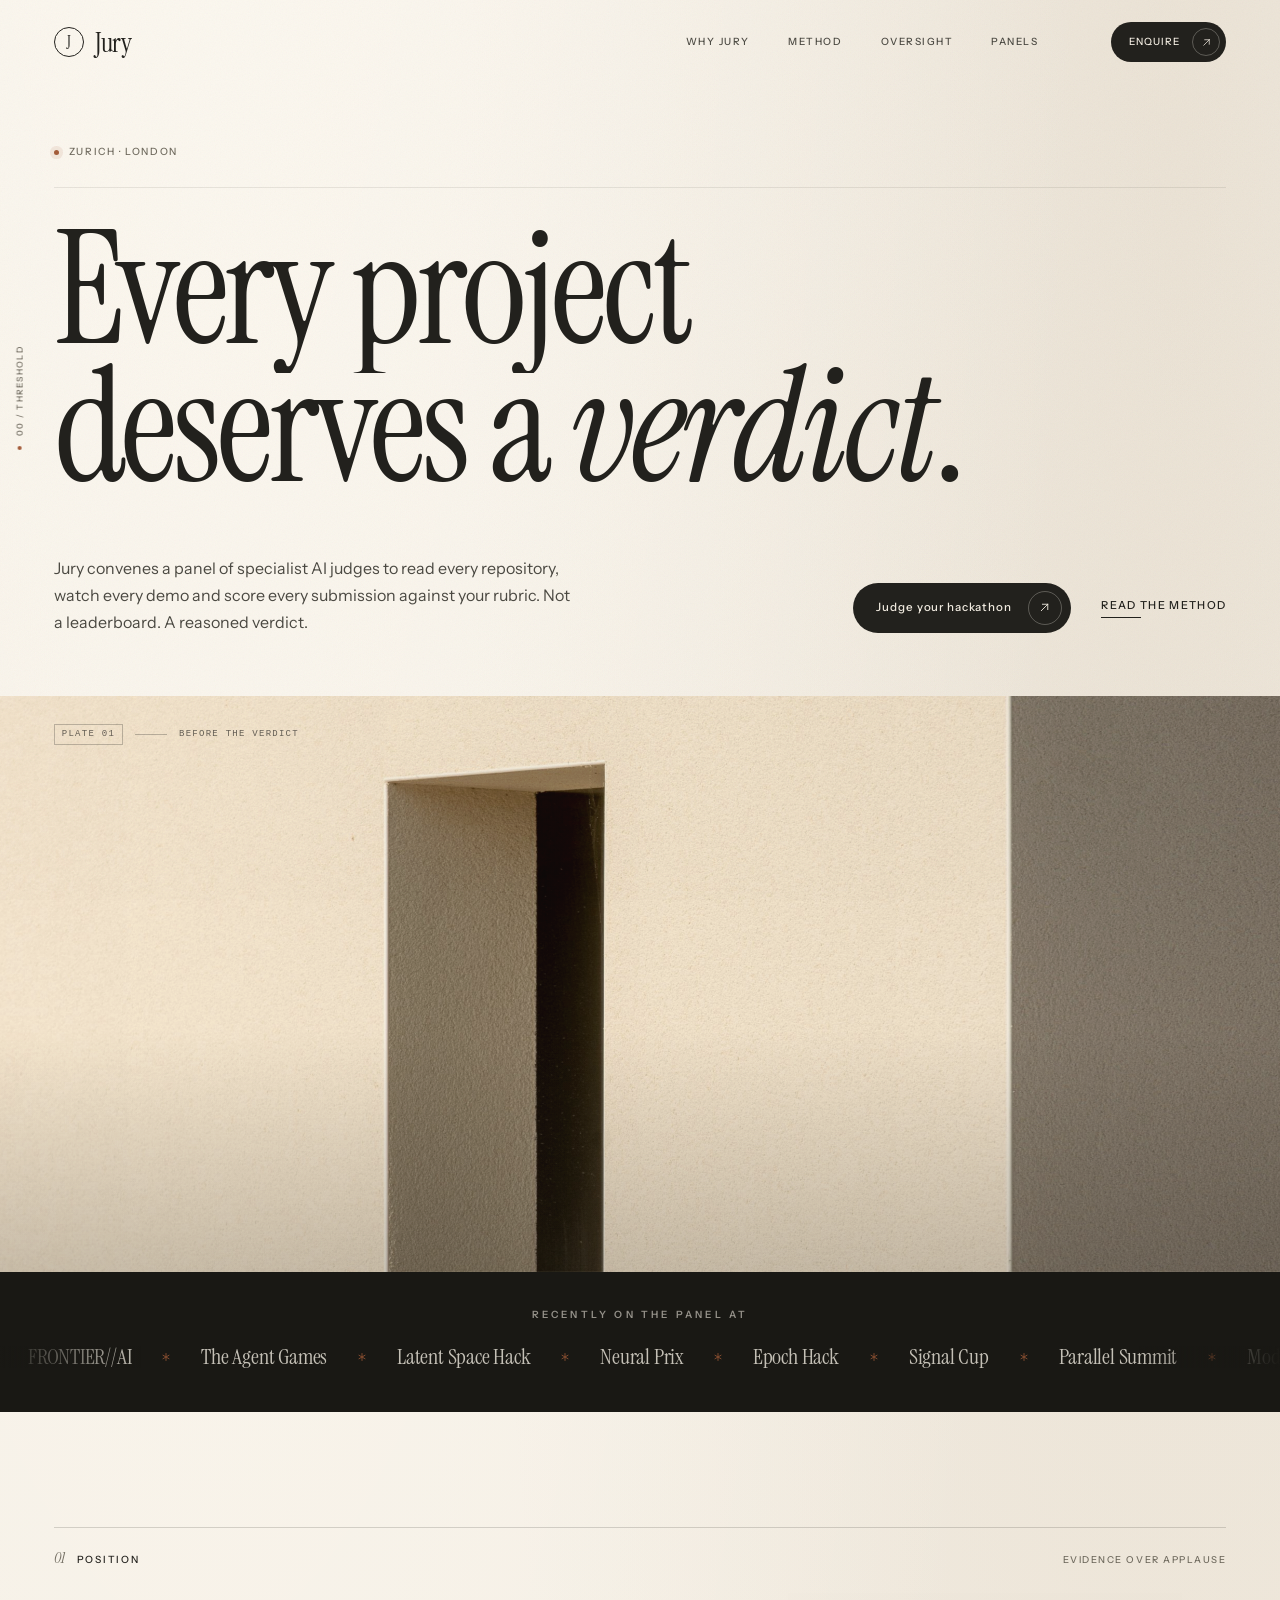
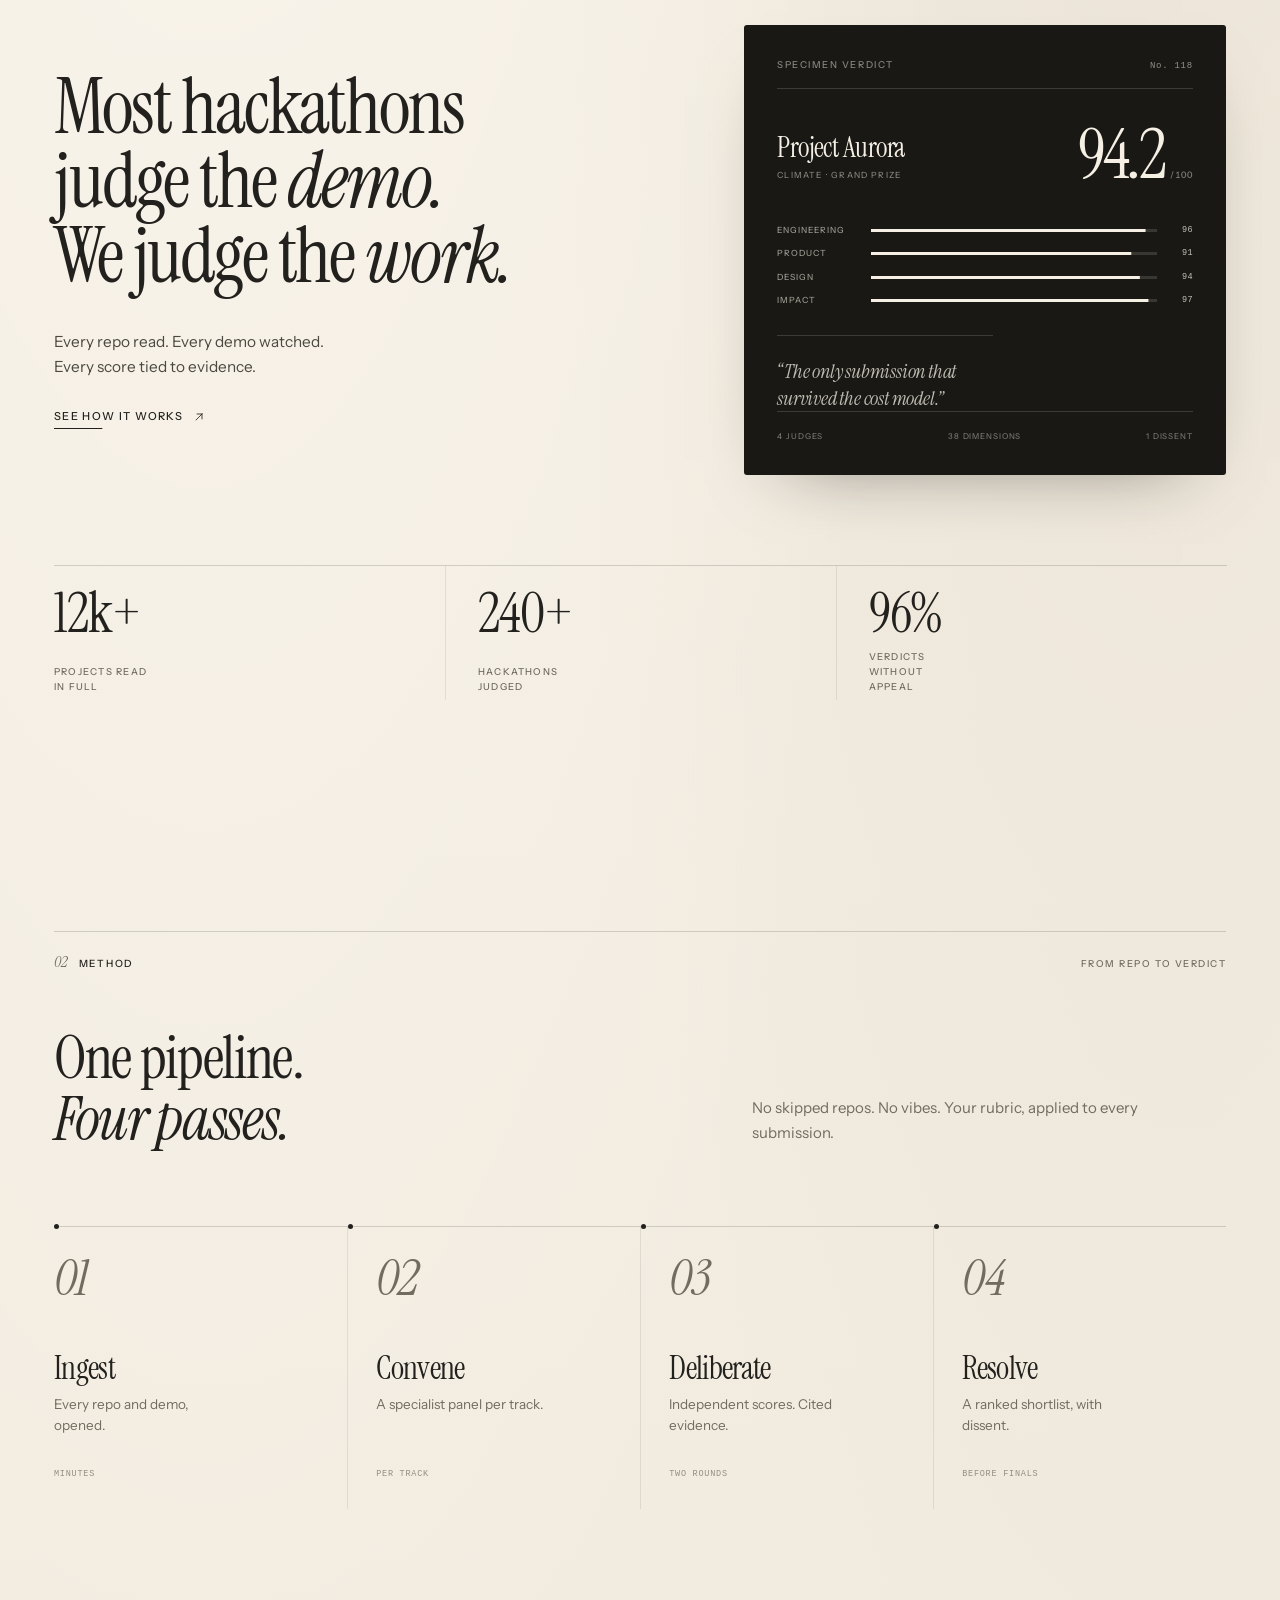
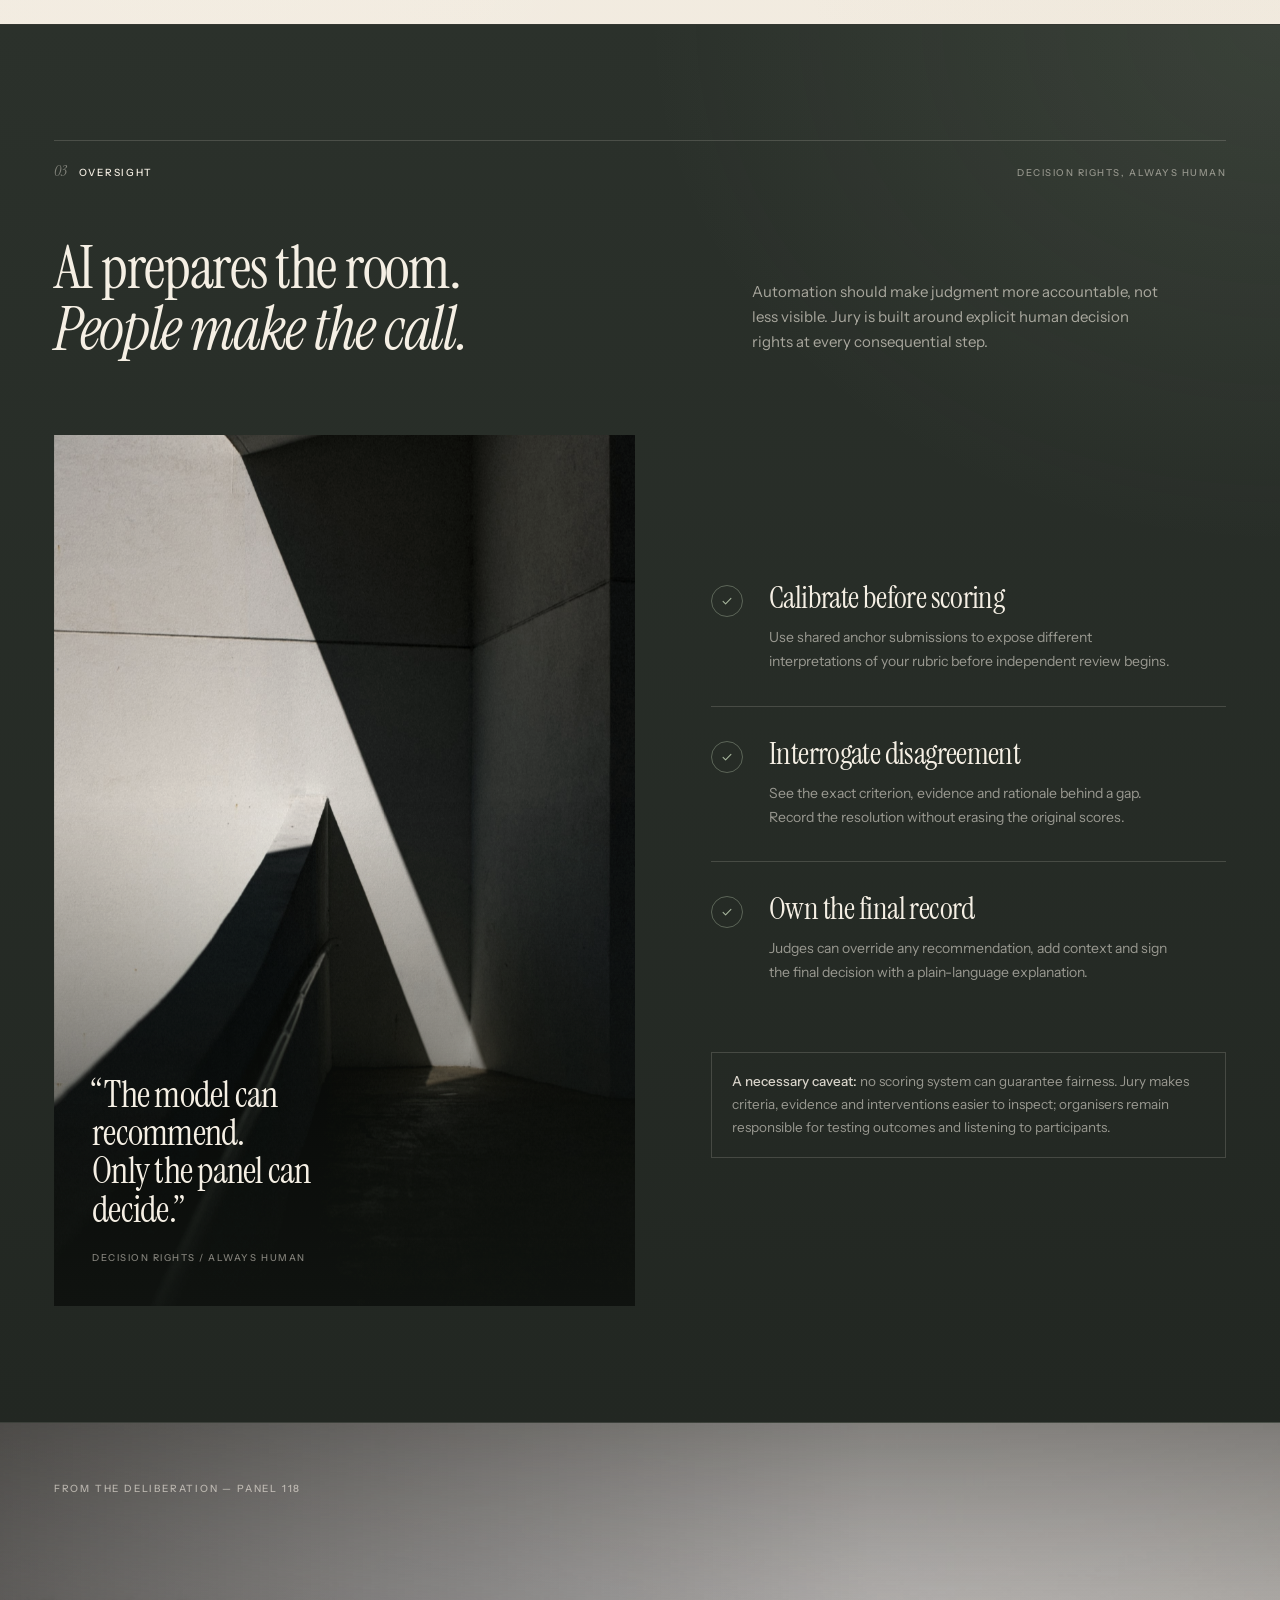
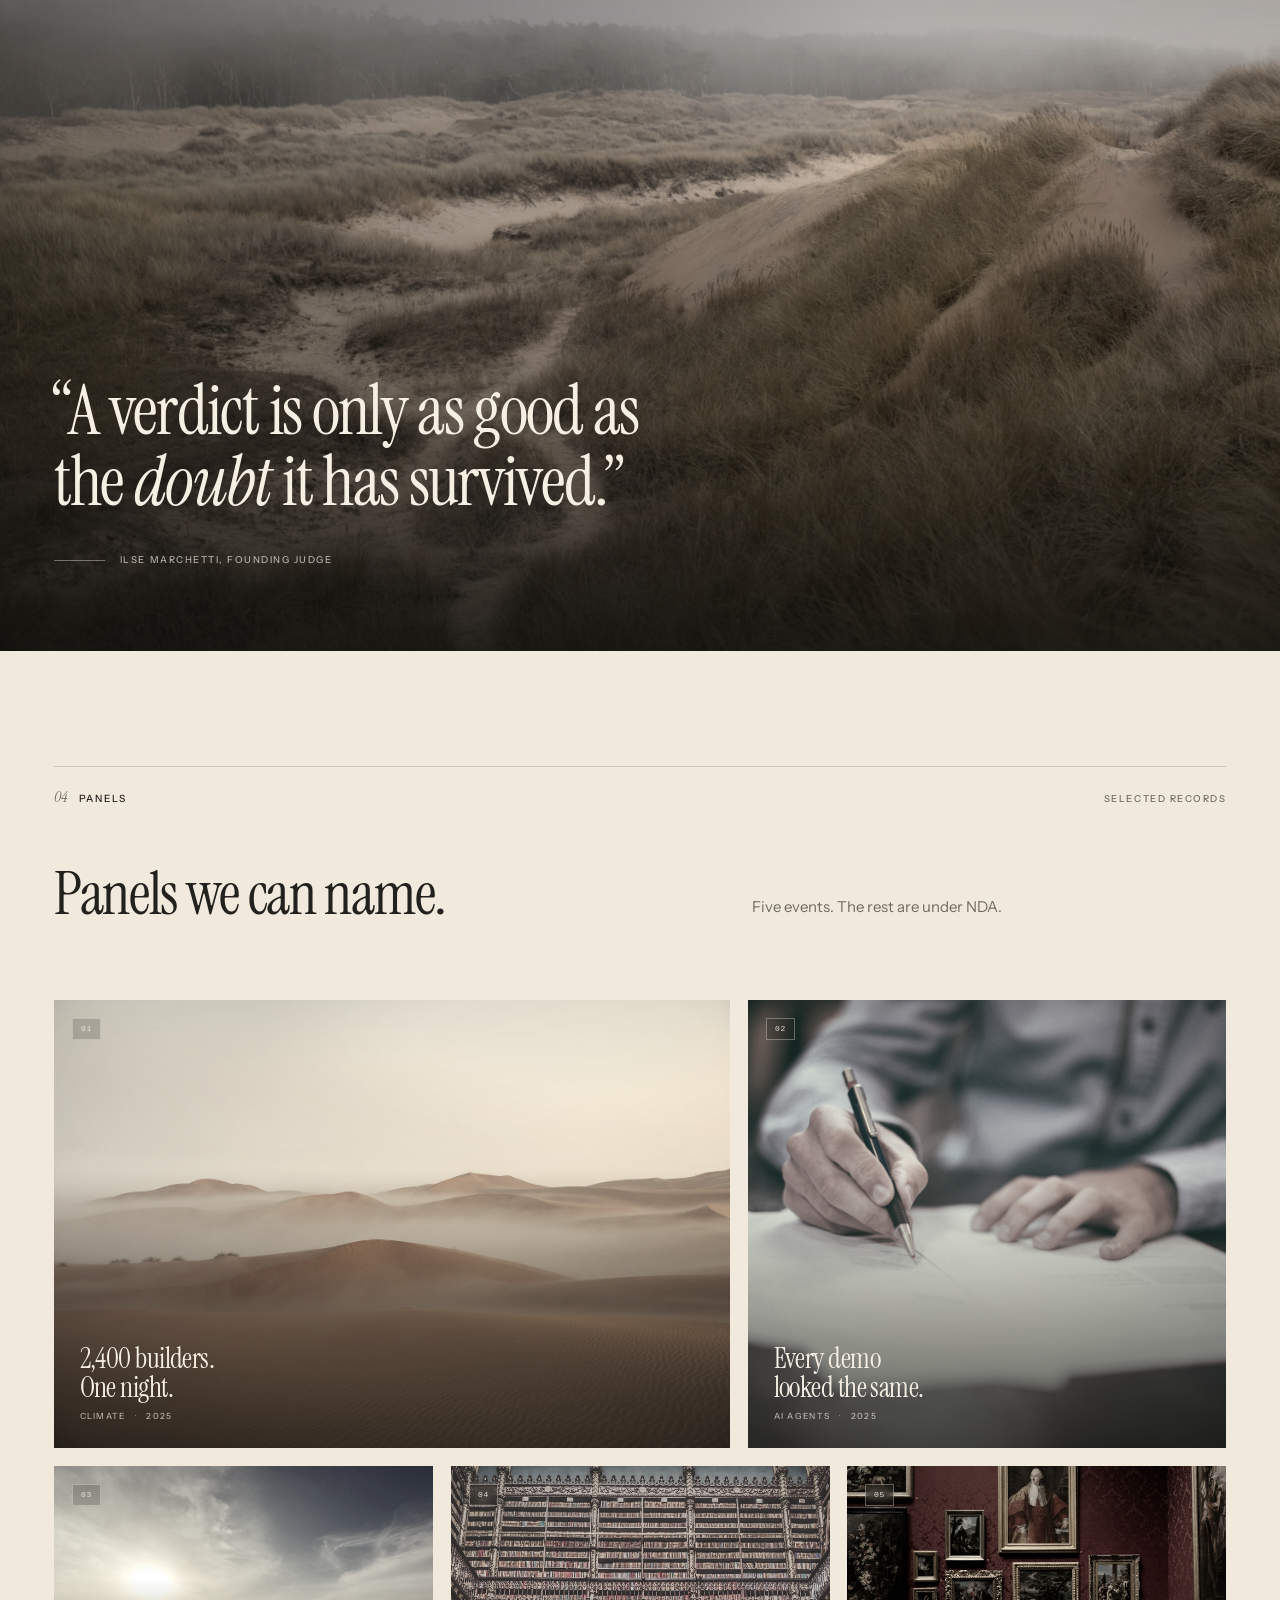
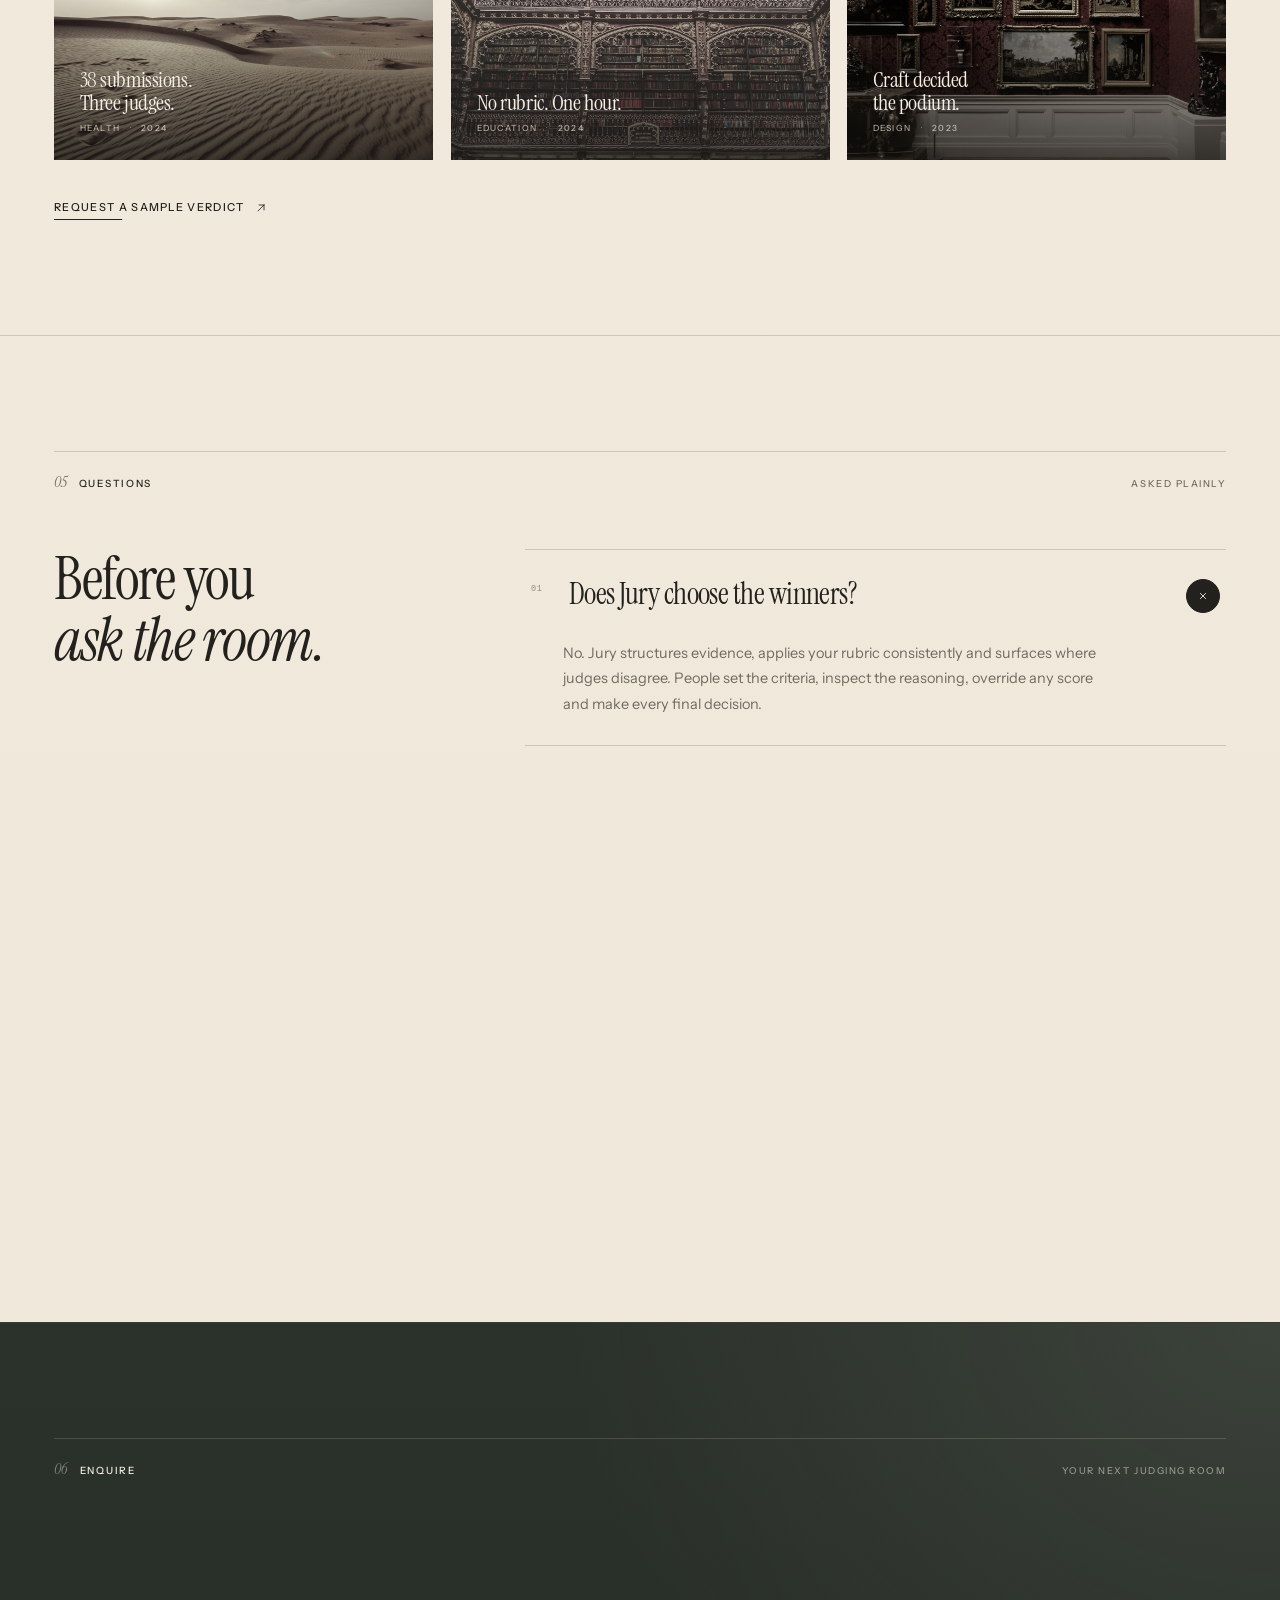
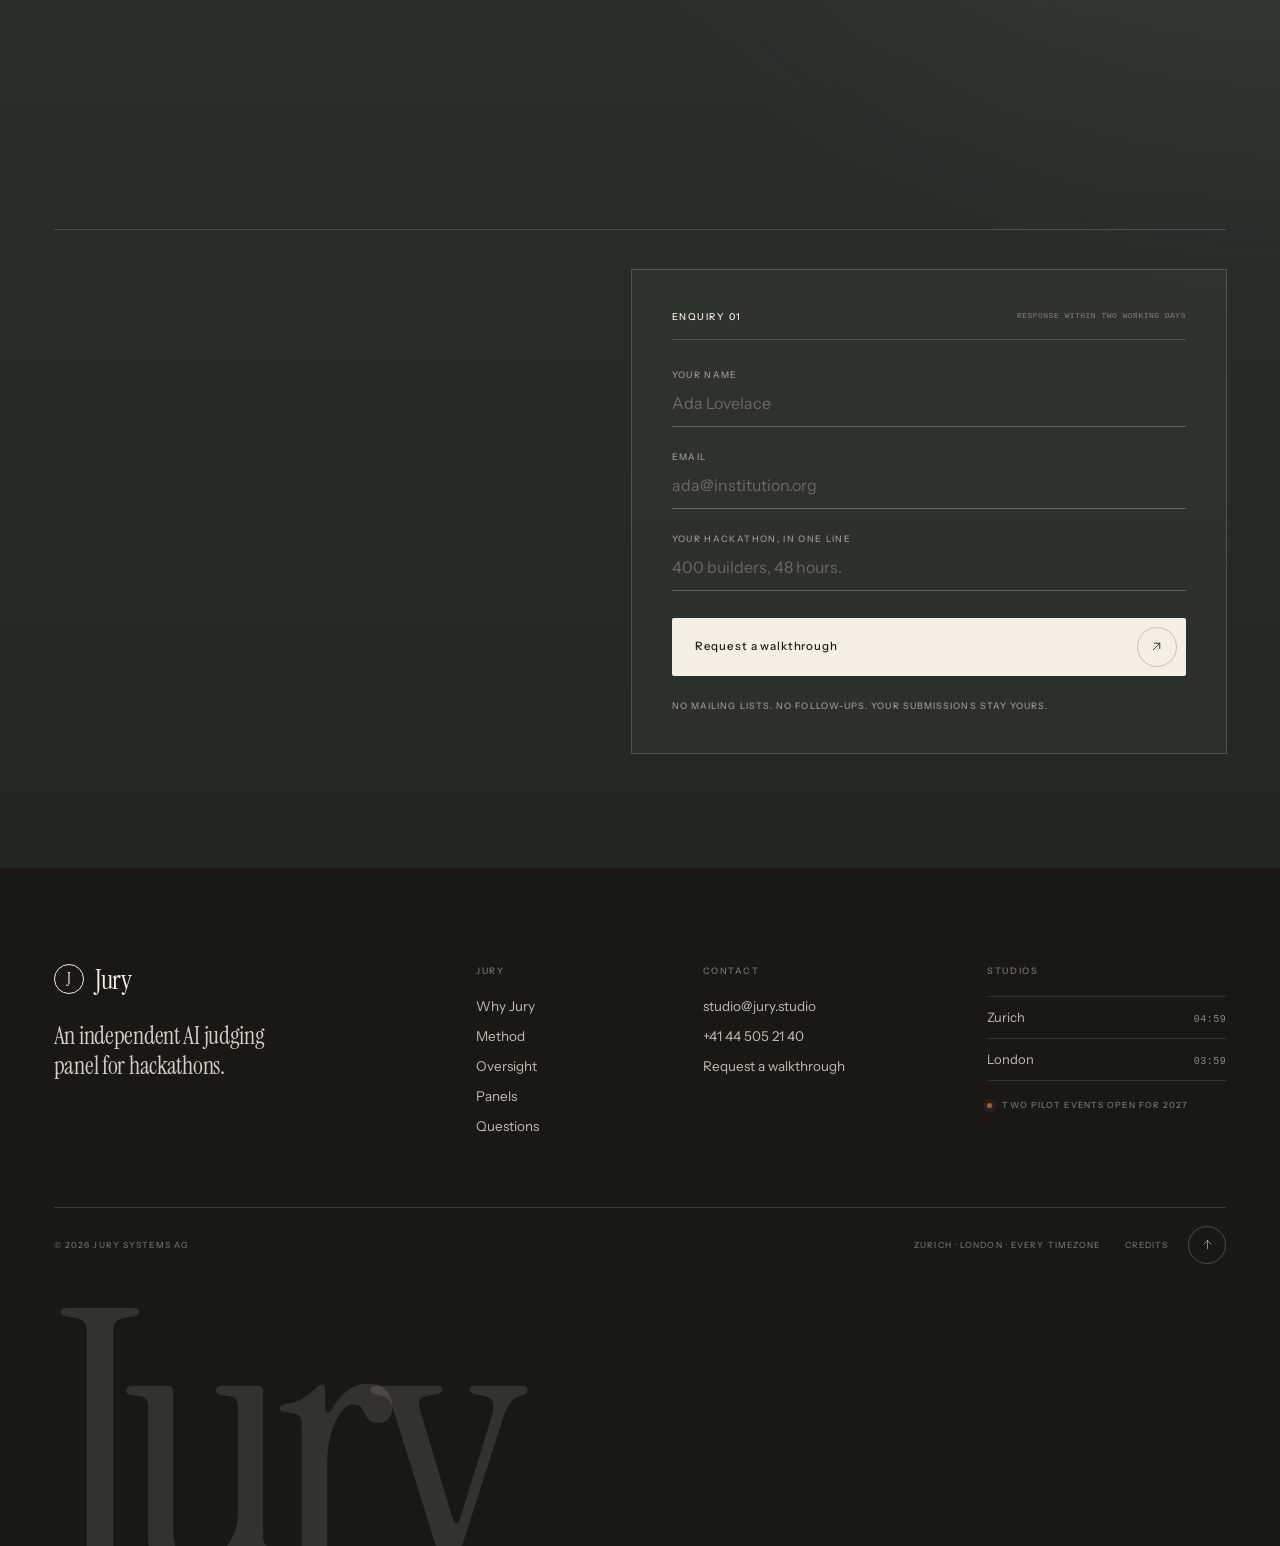
<file: index.html>
<!doctype html>
<html lang="en" class="no-js">
<head>
  <meta charset="utf-8">
  <meta name="viewport" content="width=device-width, initial-scale=1">
  <title>Jury — AI judging for hackathons</title>
  <meta name="description" content="Jury is an AI judging panel for hackathons. A panel of specialist AI judges reads every submission and returns a reasoned, evidence-backed verdict against your rubric.">
  <meta name="theme-color" content="#F2ECE1">
  <meta property="og:title" content="Jury — AI judging for hackathons">
  <meta property="og:description" content="Every project deserves a verdict. A panel of specialist AI judges reads every repo, watches every demo and scores every submission against your rubric.">
  <meta property="og:type" content="website">
  <meta property="og:url" content="https://abhinav-prabhakar.github.io/Jury/">
  <meta property="og:image" content="https://abhinav-prabhakar.github.io/Jury/docs/hero.jpg">
  <meta name="twitter:card" content="summary_large_image">
  <meta name="twitter:image" content="https://abhinav-prabhakar.github.io/Jury/docs/hero.jpg">
  <link rel="canonical" href="https://abhinav-prabhakar.github.io/Jury/">
  <link rel="icon" href="assets/favicon.svg" type="image/svg+xml">
  <link rel="preload" as="image" href="assets/img/threshold.jpg">
  <link rel="preconnect" href="https://fonts.googleapis.com">
  <link rel="preconnect" href="https://fonts.gstatic.com" crossorigin>
  <link href="https://fonts.googleapis.com/css2?family=Instrument+Sans:ital,wght@0,400..700;1,400..700&family=Instrument+Serif:ital@0;1&display=swap" rel="stylesheet">
  <link rel="stylesheet" href="styles.css">
  <script>document.documentElement.classList.replace('no-js', 'js');</script>
</head>
<body>
  <a class="skip-link" href="#main">Skip to content</a>

  <svg class="svg-defs" width="0" height="0" aria-hidden="true" focusable="false">
    <symbol id="i-arrow" viewBox="0 0 16 16">
      <path d="M4 12L12 4M12 4H5.4M12 4v6.6" fill="none" stroke="currentColor" stroke-width="1.1" stroke-linecap="round" stroke-linejoin="round"/>
    </symbol>
    <symbol id="i-down" viewBox="0 0 16 16">
      <path d="M8 3v10M3.5 8.5L8 13l4.5-4.5" fill="none" stroke="currentColor" stroke-width="1.1" stroke-linecap="round" stroke-linejoin="round"/>
    </symbol>
    <symbol id="i-plus" viewBox="0 0 16 16">
      <path d="M8 3v10M3 8h10" fill="none" stroke="currentColor" stroke-width="1.1" stroke-linecap="round"/>
    </symbol>
    <symbol id="i-asterisk" viewBox="0 0 24 24">
      <path d="M12 6v12M17.196 9 6.804 15M6.804 9l10.392 6" fill="none" stroke="currentColor" stroke-width="1.6" stroke-linecap="round"/>
    </symbol>
    <symbol id="i-check" viewBox="0 0 16 16">
      <path d="M3.5 8.4 6.4 11.3 12.5 5" fill="none" stroke="currentColor" stroke-width="1.2" stroke-linecap="round" stroke-linejoin="round"/>
    </symbol>
  </svg>

  <div class="grain" aria-hidden="true"></div>

  <header class="site-header" data-header>
    <div class="header-inner shell">
      <a class="brand" href="#top" aria-label="Jury — home">
        <span class="seal" aria-hidden="true">J</span>
        <span class="brand-word">Jury</span>
      </a>

      <nav class="primary-nav" aria-label="Primary">
        <a href="#studio">Why Jury</a>
        <a href="#method">Method</a>
        <a href="#oversight">Oversight</a>
        <a href="#work">Panels</a>
      </nav>

      <div class="header-actions">
        <a class="btn btn--small" href="#enquire">
          <span>Enquire</span>
          <span class="btn-icon" aria-hidden="true"><svg class="icon"><use href="#i-arrow"/></svg></span>
        </a>
        <button class="menu-toggle" type="button" aria-expanded="false" aria-controls="menu-panel" data-menu-toggle>
          <span class="menu-toggle-lines" aria-hidden="true"><i></i><i></i></span>
          <span class="sr-only">Open menu</span>
        </button>
      </div>
    </div>
  </header>

  <div class="menu-panel" id="menu-panel" aria-hidden="true" data-menu>
    <div class="menu-inner shell">
      <div class="menu-top">
        <a class="brand" href="#top" data-menu-link>
          <span class="seal" aria-hidden="true">J</span>
          <span class="brand-word">Jury</span>
        </a>
        <button class="menu-close" type="button" data-menu-close>
          <span>Close</span>
          <span class="menu-close-icon" aria-hidden="true"></span>
        </button>
      </div>

      <nav class="menu-nav" aria-label="Menu">
        <a href="#studio" data-menu-link><span>01</span>Why Jury</a>
        <a href="#method" data-menu-link><span>02</span>Method</a>
        <a href="#oversight" data-menu-link><span>03</span>Oversight</a>
        <a href="#work" data-menu-link><span>04</span>Panels</a>
        <a href="#questions" data-menu-link><span>05</span>Questions</a>
        <a href="#enquire" data-menu-link><span>06</span>Enquire</a>
      </nav>

      <div class="menu-foot">
        <div>
          <span class="micro">Correspondence</span>
          <a href="mailto:studio@jury.studio">studio@jury.studio</a>
        </div>
        <div>
          <span class="micro">Studios</span>
          <p>Zurich · London</p>
        </div>
        <p class="menu-note">Two pilot events open for 2027.</p>
      </div>
    </div>
  </div>

  <main id="main">
    <section class="hero" id="top" data-chapter="00 / Threshold">
      <div class="shell">
        <div class="hero-kicker">
          <p class="hero-locale"><span class="dot" aria-hidden="true"></span> Zurich · London</p>
        </div>

        <h1 class="hero-title" aria-label="Every project deserves a verdict.">
          <span class="line"><span class="line-inner">Every project</span></span>
          <span class="line"><span class="line-inner">deserves a <em>verdict</em><span class="period">.</span></span></span>
        </h1>

        <div class="hero-foot">
          <p class="hero-lede" data-hero>Jury convenes a panel of specialist AI judges to read every repository, watch every demo and score every submission against your rubric. Not a leaderboard. A reasoned verdict.</p>
          <div class="hero-actions" data-hero>
            <a class="btn" href="#enquire">
              <span>Judge your hackathon</span>
              <span class="btn-icon" aria-hidden="true"><svg class="icon"><use href="#i-arrow"/></svg></span>
            </a>
            <a class="text-link" href="#method">Read the method</a>
          </div>
        </div>
      </div>

      <figure class="hero-figure" data-hero>
        <div class="hero-media">
          <img src="assets/img/threshold.jpg" width="2600" height="1733" alt="A pale sand-coloured wall with a tall doorway cut into deep shadow, lit by low afternoon sun." fetchpriority="high" data-parallax-media="18">
          <div class="hero-media-scrim" aria-hidden="true"></div>
          <p class="hero-plate-mark" aria-hidden="true"><span>Plate 01</span><i></i>Before the verdict</p>
        </div>
      </figure>
    </section>

    <section class="panel-marquee" aria-label="Events judged">
      <p class="panel-marquee-label">Recently on the panel at</p>
      <div class="marquee-band">
        <div class="marquee-fade marquee-fade--left" aria-hidden="true"></div>
        <div class="marquee-fade marquee-fade--right" aria-hidden="true"></div>
        <div class="marquee-track">
          <div class="marquee-group">
            <span class="marquee-item"><span>FRONTIER//AI</span><svg class="marquee-mark" aria-hidden="true"><use href="#i-asterisk"/></svg></span>
            <span class="marquee-item"><span>The Agent Games</span><svg class="marquee-mark" aria-hidden="true"><use href="#i-asterisk"/></svg></span>
            <span class="marquee-item"><span>Latent Space Hack</span><svg class="marquee-mark" aria-hidden="true"><use href="#i-asterisk"/></svg></span>
            <span class="marquee-item"><span>Neural Prix</span><svg class="marquee-mark" aria-hidden="true"><use href="#i-asterisk"/></svg></span>
            <span class="marquee-item"><span>Epoch Hack</span><svg class="marquee-mark" aria-hidden="true"><use href="#i-asterisk"/></svg></span>
            <span class="marquee-item"><span>Signal Cup</span><svg class="marquee-mark" aria-hidden="true"><use href="#i-asterisk"/></svg></span>
            <span class="marquee-item"><span>Parallel Summit</span><svg class="marquee-mark" aria-hidden="true"><use href="#i-asterisk"/></svg></span>
            <span class="marquee-item"><span>Model.Lab</span><svg class="marquee-mark" aria-hidden="true"><use href="#i-asterisk"/></svg></span>
          </div>
          <div class="marquee-group" aria-hidden="true">
            <span class="marquee-item"><span>FRONTIER//AI</span><svg class="marquee-mark"><use href="#i-asterisk"/></svg></span>
            <span class="marquee-item"><span>The Agent Games</span><svg class="marquee-mark"><use href="#i-asterisk"/></svg></span>
            <span class="marquee-item"><span>Latent Space Hack</span><svg class="marquee-mark"><use href="#i-asterisk"/></svg></span>
            <span class="marquee-item"><span>Neural Prix</span><svg class="marquee-mark"><use href="#i-asterisk"/></svg></span>
            <span class="marquee-item"><span>Epoch Hack</span><svg class="marquee-mark"><use href="#i-asterisk"/></svg></span>
            <span class="marquee-item"><span>Signal Cup</span><svg class="marquee-mark"><use href="#i-asterisk"/></svg></span>
            <span class="marquee-item"><span>Parallel Summit</span><svg class="marquee-mark"><use href="#i-asterisk"/></svg></span>
            <span class="marquee-item"><span>Model.Lab</span><svg class="marquee-mark"><use href="#i-asterisk"/></svg></span>
          </div>
        </div>
      </div>
    </section>

    <section class="section wager" id="studio" data-chapter="01 / Position">
      <div class="shell">
        <div class="section-top">
          <div class="section-label">
            <span class="label-index">01</span>
            <span class="label-text">Position</span>
          </div>
          <p class="micro">Evidence over applause</p>
        </div>

        <div class="wager-grid">
          <div class="wager-copy">
            <h2 class="wager-title" data-reveal>Most hackathons<br>judge the <em>demo.</em><br>We judge the <em>work.</em></h2>
            <p class="wager-note" data-reveal style="--d:1">Every repo read. Every demo watched. Every score tied to evidence.</p>
            <a class="text-link text-link--arrow" href="#method" data-reveal style="--d:2">See how it works <svg class="icon"><use href="#i-arrow"/></svg></a>
          </div>

          <aside class="verdict-card" data-reveal style="--d:1" aria-label="Specimen verdict for Project Aurora: 94.2 out of 100">
            <div class="verdict-head">
              <span class="micro">Specimen verdict</span>
              <span class="verdict-id">No. 118</span>
            </div>

            <div class="verdict-main">
              <div>
                <p class="verdict-project">Project Aurora</p>
                <p class="verdict-tag">Climate · Grand prize</p>
              </div>
              <p class="verdict-score"><span>94.2</span><small>/100</small></p>
            </div>

            <div class="verdict-bars" aria-hidden="true">
              <div class="verdict-bar" style="--score: .96"><span>Engineering</span><i><b></b></i><span>96</span></div>
              <div class="verdict-bar" style="--score: .91"><span>Product</span><i><b></b></i><span>91</span></div>
              <div class="verdict-bar" style="--score: .94"><span>Design</span><i><b></b></i><span>94</span></div>
              <div class="verdict-bar" style="--score: .97"><span>Impact</span><i><b></b></i><span>97</span></div>
            </div>

            <p class="verdict-reason">“The only submission that survived the cost model.”</p>

            <div class="verdict-foot">
              <span>4 judges</span>
              <span>38 dimensions</span>
              <span>1 dissent</span>
            </div>
          </aside>
        </div>

        <div class="stat-band" data-reveal>
          <div class="stat">
            <span class="stat-num" data-count="12" data-suffix="k+">12k+</span>
            <span class="stat-label">Projects read in full</span>
          </div>
          <div class="stat">
            <span class="stat-num" data-count="240" data-suffix="+">240+</span>
            <span class="stat-label">Hackathons judged</span>
          </div>
          <div class="stat">
            <span class="stat-num" data-count="96" data-suffix="%">96%</span>
            <span class="stat-label">Verdicts without appeal</span>
          </div>
        </div>
      </div>
    </section>

    <section class="section process" id="method" data-chapter="02 / Method">
      <div class="shell">
        <div class="section-top">
          <div class="section-label">
            <span class="label-index">02</span>
            <span class="label-text">Method</span>
          </div>
          <p class="micro">From repo to verdict</p>
        </div>

        <div class="section-head process-head">
          <h2 class="h2" data-reveal>One pipeline.<br><em>Four passes.</em></h2>
          <p class="section-intro" data-reveal style="--d:1">No skipped repos. No vibes. Your rubric, applied to every submission.</p>
        </div>

        <ol class="process-grid">
          <li class="process-step" data-reveal>
            <span class="process-num">01</span>
            <h3>Ingest</h3>
            <p>Every repo and demo, opened.</p>
            <span class="process-meta">Minutes</span>
          </li>
          <li class="process-step" data-reveal style="--d:1">
            <span class="process-num">02</span>
            <h3>Convene</h3>
            <p>A specialist panel per track.</p>
            <span class="process-meta">Per track</span>
          </li>
          <li class="process-step" data-reveal style="--d:2">
            <span class="process-num">03</span>
            <h3>Deliberate</h3>
            <p>Independent scores. Cited evidence.</p>
            <span class="process-meta">Two rounds</span>
          </li>
          <li class="process-step" data-reveal style="--d:3">
            <span class="process-num">04</span>
            <h3>Resolve</h3>
            <p>A ranked shortlist, with dissent.</p>
            <span class="process-meta">Before finals</span>
          </li>
        </ol>
      </div>
    </section>

    <section class="section oversight" id="oversight" data-chapter="03 / Oversight" data-tone="dark">
      <div class="shell">
        <div class="section-top">
          <div class="section-label">
            <span class="label-index">03</span>
            <span class="label-text">Oversight</span>
          </div>
          <p class="micro">Decision rights, always human</p>
        </div>

        <div class="section-head oversight-head">
          <h2 class="h2" data-reveal>AI prepares the room.<br><em>People make the call.</em></h2>
          <p class="section-intro" data-reveal style="--d:1">Automation should make judgment more accountable, not less visible. Jury is built around explicit human decision rights at every consequential step.</p>
        </div>

        <div class="oversight-grid">
          <figure class="oversight-figure" data-reveal>
            <div class="oversight-media">
              <img src="assets/img/stair-light.jpg" width="1800" height="2700" loading="lazy" alt="A sharp wedge of sunlight falling across the concrete wall and steps of a quiet stairwell." data-parallax-media="16">
              <div class="oversight-scrim" aria-hidden="true"></div>
              <figcaption class="oversight-quote">
                <blockquote>“The model can recommend.<br>Only the panel can decide.”</blockquote>
                <p class="micro">Decision rights / Always human</p>
              </figcaption>
            </div>
          </figure>

          <div class="oversight-list">
            <article class="oversight-item" data-reveal>
              <span class="oversight-check" aria-hidden="true"><svg class="icon"><use href="#i-check"/></svg></span>
              <div>
                <h3>Calibrate before scoring</h3>
                <p>Use shared anchor submissions to expose different interpretations of your rubric before independent review begins.</p>
              </div>
            </article>

            <article class="oversight-item" data-reveal style="--d:1">
              <span class="oversight-check" aria-hidden="true"><svg class="icon"><use href="#i-check"/></svg></span>
              <div>
                <h3>Interrogate disagreement</h3>
                <p>See the exact criterion, evidence and rationale behind a gap. Record the resolution without erasing the original scores.</p>
              </div>
            </article>

            <article class="oversight-item" data-reveal style="--d:2">
              <span class="oversight-check" aria-hidden="true"><svg class="icon"><use href="#i-check"/></svg></span>
              <div>
                <h3>Own the final record</h3>
                <p>Judges can override any recommendation, add context and sign the final decision with a plain-language explanation.</p>
              </div>
            </article>

            <p class="oversight-caveat" data-reveal style="--d:3"><span>A necessary caveat:</span> no scoring system can guarantee fairness. Jury makes criteria, evidence and interventions easier to inspect; organisers remain responsible for testing outcomes and listening to participants.</p>
          </div>
        </div>
      </div>
    </section>

    <section class="quote-band" data-chapter="— / Archive" data-tone="dark">
      <figure class="quote-figure">
        <img src="assets/img/dunes-fog.jpg" width="2600" height="1733" loading="lazy" alt="Fog settling over coastal sand dunes and dry beach grass at first light." data-parallax-media="30">
        <div class="quote-scrim" aria-hidden="true"></div>

        <div class="shell quote-inner">
          <p class="eyebrow eyebrow--light">From the deliberation — Panel 118</p>
          <div class="quote-body">
            <blockquote>“A verdict is only as good as the <em>doubt</em> it has survived.”</blockquote>
            <figcaption>
              <span class="quote-rule" aria-hidden="true"></span>
              Ilse Marchetti, Founding judge
            </figcaption>
          </div>
        </div>
      </figure>
    </section>

    <section class="section cases" id="work" data-chapter="04 / Panels">
      <div class="shell">
        <div class="section-top">
          <div class="section-label">
            <span class="label-index">04</span>
            <span class="label-text">Panels</span>
          </div>
          <p class="micro">Selected records</p>
        </div>

        <div class="section-head cases-head">
          <h2 class="h2" data-reveal>Panels we can name.</h2>
          <p class="section-intro" data-reveal style="--d:1">Five events. The rest are under NDA.</p>
        </div>

        <div class="case-grid">
          <a class="case case--wide" href="#enquire" data-reveal>
            <img src="assets/img/dunes-mist.jpg" width="1600" height="1067" loading="lazy" alt="Mist drifting across pale coastal dunes and dry grass.">
            <span class="case-index">01</span>
            <span class="case-open" aria-hidden="true"><svg class="icon"><use href="#i-arrow"/></svg></span>
            <div class="case-caption">
              <h3>2,400 builders. One night.</h3>
              <p>Climate <span>·</span> 2025</p>
            </div>
          </a>

          <a class="case case--tall" href="#enquire" data-reveal style="--d:1">
            <img src="assets/img/writing.jpg" width="1600" height="1068" loading="lazy" alt="A desk with handwritten notes, a pen and the warm shadow of a window.">
            <span class="case-index">02</span>
            <span class="case-open" aria-hidden="true"><svg class="icon"><use href="#i-arrow"/></svg></span>
            <div class="case-caption">
              <h3>Every demo looked the same.</h3>
              <p>AI agents <span>·</span> 2025</p>
            </div>
          </a>

          <a class="case case--third" href="#enquire" data-reveal>
            <img src="assets/img/dune-prints.jpg" width="1600" height="1067" loading="lazy" alt="Footprints crossing wind-rippled desert sand in low sunlight.">
            <span class="case-index">03</span>
            <span class="case-open" aria-hidden="true"><svg class="icon"><use href="#i-arrow"/></svg></span>
            <div class="case-caption">
              <h3>38 submissions. Three judges.</h3>
              <p>Health <span>·</span> 2024</p>
            </div>
          </a>

          <a class="case case--third" href="#enquire" data-reveal style="--d:1">
            <img src="assets/img/library.jpg" width="1400" height="2195" loading="lazy" alt="A quiet library reading room lined with tall bookshelves and warm light.">
            <span class="case-index">04</span>
            <span class="case-open" aria-hidden="true"><svg class="icon"><use href="#i-arrow"/></svg></span>
            <div class="case-caption">
              <h3>No rubric. One hour.</h3>
              <p>Education <span>·</span> 2024</p>
            </div>
          </a>

          <a class="case case--third" href="#enquire" data-reveal style="--d:2">
            <img src="assets/img/gallery.jpg" width="1400" height="933" loading="lazy" alt="A pale gallery interior with a single framed work and long shadows.">
            <span class="case-index">05</span>
            <span class="case-open" aria-hidden="true"><svg class="icon"><use href="#i-arrow"/></svg></span>
            <div class="case-caption">
              <h3>Craft decided the podium.</h3>
              <p>Design <span>·</span> 2023</p>
            </div>
          </a>
        </div>

        <div class="work-foot" data-reveal>
          <a class="text-link text-link--arrow" href="#enquire">Request a sample verdict <svg class="icon"><use href="#i-arrow"/></svg></a>
        </div>
      </div>
    </section>

    <section class="section faq" id="questions" data-chapter="05 / Questions">
      <div class="shell">
        <div class="section-top">
          <div class="section-label">
            <span class="label-index">05</span>
            <span class="label-text">Questions</span>
          </div>
          <p class="micro">Asked plainly</p>
        </div>

        <div class="faq-grid">
          <div class="faq-intro">
            <h2 class="h2" data-reveal>Before you<br><em>ask the room.</em></h2>
            <p class="section-intro" data-reveal style="--d:1">Good judgment starts with good questions. These are the ones we think every organiser should ask.</p>
          </div>

          <div class="faq-list" data-faq>
            <article class="faq-item is-open" data-faq-item data-reveal>
              <h3>
                <button class="faq-question" type="button" id="faq-q1" aria-expanded="true" aria-controls="faq-a1">
                  <span class="faq-index" aria-hidden="true">01</span>
                  <span class="faq-question-text">Does Jury choose the winners?</span>
                  <span class="faq-toggle" aria-hidden="true"><svg class="icon"><use href="#i-plus"/></svg></span>
                </button>
              </h3>
              <div class="faq-answer" id="faq-a1" role="region" aria-labelledby="faq-q1">
                <div class="faq-answer-inner">
                  <p>No. Jury structures evidence, applies your rubric consistently and surfaces where judges disagree. People set the criteria, inspect the reasoning, override any score and make every final decision.</p>
                </div>
              </div>
            </article>

            <article class="faq-item" data-faq-item data-reveal style="--d:1">
              <h3>
                <button class="faq-question" type="button" id="faq-q2" aria-expanded="false" aria-controls="faq-a2">
                  <span class="faq-index" aria-hidden="true">02</span>
                  <span class="faq-question-text">What counts as evidence?</span>
                  <span class="faq-toggle" aria-hidden="true"><svg class="icon"><use href="#i-plus"/></svg></span>
                </button>
              </h3>
              <div class="faq-answer" id="faq-a2" role="region" aria-labelledby="faq-q2">
                <div class="faq-answer-inner">
                  <p>Every repository, demo, test note and submission is compiled into one evidence record, and missing material stays visibly missing. Every observation points back to a commit, a test, a recording or a judge note. Unsupported claims are marked as claims.</p>
                </div>
              </div>
            </article>

            <article class="faq-item" data-faq-item data-reveal style="--d:2">
              <h3>
                <button class="faq-question" type="button" id="faq-q3" aria-expanded="false" aria-controls="faq-a3">
                  <span class="faq-index" aria-hidden="true">03</span>
                  <span class="faq-question-text">Can we use our own rubric and model provider?</span>
                  <span class="faq-toggle" aria-hidden="true"><svg class="icon"><use href="#i-plus"/></svg></span>
                </button>
              </h3>
              <div class="faq-answer" id="faq-a3" role="region" aria-labelledby="faq-q3">
                <div class="faq-answer-inner">
                  <p>Yes. Bring your rubric or start from one of ours. Jury runs your criteria with your score anchors, and the model provider is configured per event rather than fixed by us.</p>
                </div>
              </div>
            </article>

            <article class="faq-item" data-faq-item data-reveal style="--d:3">
              <h3>
                <button class="faq-question" type="button" id="faq-q4" aria-expanded="false" aria-controls="faq-a4">
                  <span class="faq-index" aria-hidden="true">04</span>
                  <span class="faq-question-text">How do you handle bias and inconsistent judging?</span>
                  <span class="faq-toggle" aria-hidden="true"><svg class="icon"><use href="#i-plus"/></svg></span>
                </button>
              </h3>
              <div class="faq-answer" id="faq-a4" role="region" aria-labelledby="faq-q4">
                <div class="faq-answer-inner">
                  <p>Judges score independently, against shared anchors, before seeing each other's numbers. Jury flags outliers and split decisions for deliberation instead of hiding them inside an average.</p>
                </div>
              </div>
            </article>

            <article class="faq-item" data-faq-item data-reveal style="--d:4">
              <h3>
                <button class="faq-question" type="button" id="faq-q5" aria-expanded="false" aria-controls="faq-a5">
                  <span class="faq-index" aria-hidden="true">05</span>
                  <span class="faq-question-text">What happens when judges disagree?</span>
                  <span class="faq-toggle" aria-hidden="true"><svg class="icon"><use href="#i-plus"/></svg></span>
                </button>
              </h3>
              <div class="faq-answer" id="faq-a5" role="region" aria-labelledby="faq-q5">
                <div class="faq-answer-inner">
                  <p>The gap is surfaced with its criterion, evidence and rationale. The panel resolves it, and the original scores stay on record alongside the final decision and its written explanation.</p>
                </div>
              </div>
            </article>

            <article class="faq-item" data-faq-item data-reveal style="--d:5">
              <h3>
                <button class="faq-question" type="button" id="faq-q6" aria-expanded="false" aria-controls="faq-a6">
                  <span class="faq-index" aria-hidden="true">06</span>
                  <span class="faq-question-text">Can participants see their feedback?</span>
                  <span class="faq-toggle" aria-hidden="true"><svg class="icon"><use href="#i-plus"/></svg></span>
                </button>
              </h3>
              <div class="faq-answer" id="faq-a6" role="region" aria-labelledby="faq-q6">
                <div class="faq-answer-inner">
                  <p>Organisers decide what is shared. Teams can receive a written, evidence-linked summary without exposing individual judge scores or the internal deliberation.</p>
                </div>
              </div>
            </article>
          </div>
        </div>
      </div>
    </section>

    <section class="section cta" id="enquire" data-chapter="06 / Enquire" data-tone="dark">
      <div class="shell">
        <div class="section-top">
          <div class="section-label">
            <span class="label-index">06</span>
            <span class="label-text">Enquire</span>
          </div>
          <p class="micro">Your next judging room</p>
        </div>

        <h2 class="cta-title" data-reveal>Give good work<br><em>a fair hearing.</em></h2>

        <div class="cta-body">
          <div class="cta-copy">
            <p class="cta-lede" data-reveal>Start with the shape of your event. Tell us what you’re running and we’ll turn it into a practical calibration, review and deliberation brief.</p>

            <div class="availability" data-reveal style="--d:1">
              <span class="dot" aria-hidden="true"></span>
              <span>Two pilot events open for 2027</span>
            </div>

            <div class="enquire-contact" data-reveal style="--d:2">
              <span class="micro">Direct</span>
              <a href="mailto:studio@jury.studio">studio@jury.studio</a>
              <a href="tel:+41445052140">+41 44 505 21 40</a>
            </div>
          </div>

          <div class="form-panel form-panel--dark" data-reveal style="--d:1">
            <div class="form-head">
              <span class="micro">Enquiry 01</span>
              <span class="form-status">Response within two working days</span>
            </div>

            <form class="enquiry-form" data-enquiry-form novalidate>
              <div class="field">
                <label for="name">Your name</label>
                <input id="name" name="name" type="text" autocomplete="name" placeholder="Ada Lovelace" required>
              </div>
              <div class="field">
                <label for="email">Email</label>
                <input id="email" name="email" type="email" autocomplete="email" placeholder="ada@institution.org" required>
              </div>
              <div class="field">
                <label for="question">Your hackathon, in one line</label>
                <input id="question" name="question" type="text" placeholder="400 builders, 48 hours." required>
              </div>

              <p class="form-error" data-form-error role="alert" hidden>Please complete each field with a valid email.</p>

              <button class="btn btn--form btn--cream" type="submit">
                <span>Request a walkthrough</span>
                <span class="btn-icon" aria-hidden="true"><svg class="icon"><use href="#i-arrow"/></svg></span>
              </button>

              <p class="form-privacy">No mailing lists. No follow-ups. Your submissions stay yours.</p>
            </form>

            <div class="form-success" data-form-success hidden tabindex="-1">
              <span class="micro">Received</span>
              <h3>Thank you<span data-success-name></span>.</h3>
              <p>Your event is with us. We will reply within two working days, from a person rather than a system.</p>
              <button class="text-link text-link--arrow" type="button" data-form-reset>Send another <svg class="icon"><use href="#i-arrow"/></svg></button>
            </div>
          </div>
        </div>
      </div>
    </section>
  </main>

  <footer class="site-footer" data-footer>
    <div class="shell">
      <div class="footer-top">
        <div class="footer-brand">
          <a class="brand brand--light" href="#top">
            <span class="seal" aria-hidden="true">J</span>
            <span class="brand-word">Jury</span>
          </a>
          <p class="footer-statement">An independent AI judging panel for hackathons.</p>
        </div>

        <nav class="footer-col" aria-label="Footer">
          <h4>Jury</h4>
          <ul>
            <li><a href="#studio">Why Jury</a></li>
            <li><a href="#method">Method</a></li>
            <li><a href="#oversight">Oversight</a></li>
            <li><a href="#work">Panels</a></li>
            <li><a href="#questions">Questions</a></li>
          </ul>
        </nav>

        <div class="footer-col">
          <h4>Contact</h4>
          <ul>
            <li><a href="mailto:studio@jury.studio">studio@jury.studio</a></li>
            <li><a href="tel:+41445052140">+41 44 505 21 40</a></li>
            <li><a href="#enquire">Request a walkthrough</a></li>
          </ul>
        </div>

        <div class="footer-col footer-offices">
          <h4>Studios</h4>
          <div class="office-row"><span>Zurich</span><time data-clock="Europe/Zurich">--:--</time></div>
          <div class="office-row"><span>London</span><time data-clock="Europe/London">--:--</time></div>
          <p class="footer-note"><span class="dot" aria-hidden="true"></span>Two pilot events open for 2027</p>
        </div>
      </div>

      <div class="footer-legal">
        <p>© 2026 Jury Systems AG</p>
        <p class="footer-legal-mid">Zurich · London · Every timezone</p>
        <div class="footer-legal-links">
          <a href="credits.html">Credits</a>
          <button class="back-top" type="button" data-back-top aria-label="Back to top">
            <svg class="icon" aria-hidden="true"><use href="#i-down"/></svg>
          </button>
        </div>
      </div>

      <p class="footer-wordmark" aria-hidden="true">Jury</p>
    </div>
  </footer>

  <div class="chapter" aria-hidden="true" data-chapter-indicator>
    <span class="chapter-dot"></span>
    <span data-chapter-label>00 / Threshold</span>
  </div>

  <script src="assets/js/lenis.min.js"></script>
  <script src="main.js"></script>
</body>
</html>
</file>
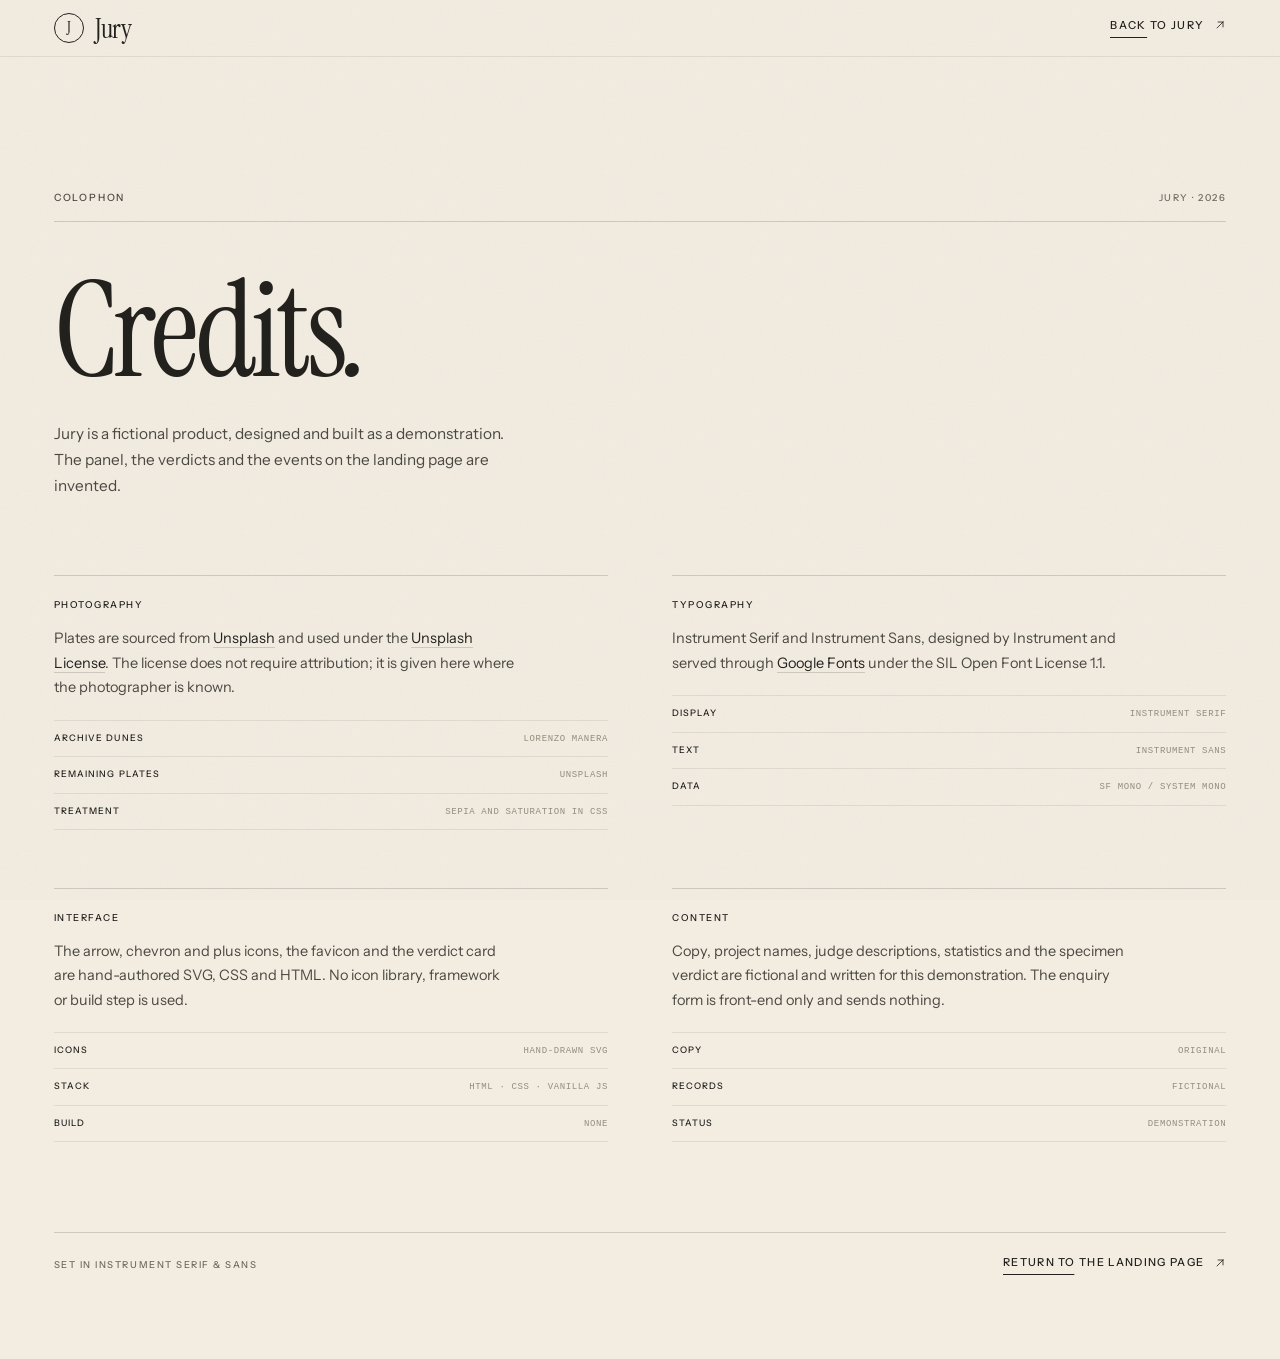
<file: credits.html>
<!doctype html>
<html lang="en">
<head>
  <meta charset="utf-8">
  <meta name="viewport" content="width=device-width, initial-scale=1">
  <title>Credits — Jury</title>
  <meta name="description" content="Photography, typography and interface credits for Jury, an AI judging panel for hackathons.">
  <meta name="theme-color" content="#F2ECE1">
  <meta property="og:title" content="Credits — Jury">
  <meta property="og:description" content="Photography, typography and interface credits for Jury.">
  <meta property="og:url" content="https://abhinav-prabhakar.github.io/Jury/credits.html">
  <meta property="og:type" content="website">
  <link rel="canonical" href="https://abhinav-prabhakar.github.io/Jury/credits.html">
  <link rel="icon" href="assets/favicon.svg" type="image/svg+xml">
  <link rel="preconnect" href="https://fonts.googleapis.com">
  <link rel="preconnect" href="https://fonts.gstatic.com" crossorigin>
  <link href="https://fonts.googleapis.com/css2?family=Instrument+Sans:ital,wght@0,400..700;1,400..700&family=Instrument+Serif:ital@0;1&display=swap" rel="stylesheet">
  <link rel="stylesheet" href="styles.css">
</head>
<body class="credits-body">
  <div class="grain" aria-hidden="true"></div>

  <header class="site-header is-scrolled">
    <div class="header-inner shell">
      <a class="brand" href="index.html" aria-label="Jury — home">
        <span class="seal" aria-hidden="true">J</span>
        <span class="brand-word">Jury</span>
      </a>
      <a class="text-link text-link--arrow credits-back-link" href="index.html">
        Back to Jury
        <svg class="icon" aria-hidden="true"><use href="#i-arrow"/></svg>
      </a>
    </div>
  </header>

  <svg class="svg-defs" width="0" height="0" aria-hidden="true" focusable="false">
    <symbol id="i-arrow" viewBox="0 0 16 16">
      <path d="M4 12L12 4M12 4H5.4M12 4v6.6" fill="none" stroke="currentColor" stroke-width="1.1" stroke-linecap="round" stroke-linejoin="round"/>
    </symbol>
  </svg>

  <main class="credits-page">
    <div class="shell">
      <div class="credits-head">
        <p class="eyebrow">Colophon</p>
        <span class="micro">Jury · 2026</span>
      </div>

      <h1 class="credits-title">Credits<span>.</span></h1>
      <p class="credits-lede">Jury is a fictional product, designed and built as a demonstration. The panel, the verdicts and the events on the landing page are invented.</p>

      <div class="credits-grid">
        <section class="credits-block">
          <h2 class="micro">Photography</h2>
          <p>Plates are sourced from <a href="https://unsplash.com" target="_blank" rel="noopener">Unsplash</a> and used under the <a href="https://unsplash.com/license" target="_blank" rel="noopener">Unsplash License</a>. The license does not require attribution; it is given here where the photographer is known.</p>
          <ul class="credits-list">
            <li><b>Archive dunes</b><span>Lorenzo Manera</span></li>
            <li><b>Remaining plates</b><span>Unsplash</span></li>
            <li><b>Treatment</b><span>Sepia and saturation in CSS</span></li>
          </ul>
        </section>

        <section class="credits-block">
          <h2 class="micro">Typography</h2>
          <p>Instrument Serif and Instrument Sans, designed by Instrument and served through <a href="https://fonts.google.com" target="_blank" rel="noopener">Google Fonts</a> under the SIL Open Font License 1.1.</p>
          <ul class="credits-list">
            <li><b>Display</b><span>Instrument Serif</span></li>
            <li><b>Text</b><span>Instrument Sans</span></li>
            <li><b>Data</b><span>SF Mono / system mono</span></li>
          </ul>
        </section>

        <section class="credits-block">
          <h2 class="micro">Interface</h2>
          <p>The arrow, chevron and plus icons, the favicon and the verdict card are hand-authored SVG, CSS and HTML. No icon library, framework or build step is used.</p>
          <ul class="credits-list">
            <li><b>Icons</b><span>Hand-drawn SVG</span></li>
            <li><b>Stack</b><span>HTML · CSS · Vanilla JS</span></li>
            <li><b>Build</b><span>None</span></li>
          </ul>
        </section>

        <section class="credits-block">
          <h2 class="micro">Content</h2>
          <p>Copy, project names, judge descriptions, statistics and the specimen verdict are fictional and written for this demonstration. The enquiry form is front-end only and sends nothing.</p>
          <ul class="credits-list">
            <li><b>Copy</b><span>Original</span></li>
            <li><b>Records</b><span>Fictional</span></li>
            <li><b>Status</b><span>Demonstration</span></li>
          </ul>
        </section>
      </div>

      <div class="credits-foot">
        <p class="micro">Set in Instrument Serif &amp; Sans</p>
        <a class="text-link text-link--arrow" href="index.html">
          Return to the landing page
          <svg class="icon" aria-hidden="true"><use href="#i-arrow"/></svg>
        </a>
      </div>
    </div>
  </main>
</body>
</html>
</file>
<file: styles.css>
/* ============================================================
   Jury — A decision studio
   Warm paper, charcoal type, cinematic plates.
   ============================================================ */

:root {
  --paper: #f2ece1;
  --paper-soft: #f4efe6;
  --paper-deep: #ebe2d3;
  --paper-deeper: #e5dbc9;
  --ink: #22211d;
  --ink-soft: #4b4942;
  --muted: #716c60;
  --faint: #948d7f;
  --line: rgba(34, 33, 29, 0.17);
  --line-soft: rgba(34, 33, 29, 0.09);
  --ember: #a45c39;
  --dark: #191814;
  --cream: #f5efe4;
  --moss: #2b312b;
  --moss-deep: #222722;
  --sage: #a7b69d;
  --line-light: rgba(245, 239, 228, 0.16);

  --serif: "Instrument Serif", "Iowan Old Style", "Baskerville", "Times New Roman", serif;
  --sans: "Instrument Sans", "Helvetica Neue", Helvetica, Arial, sans-serif;
  --mono: "SFMono-Regular", "SF Mono", ui-monospace, "Roboto Mono", Menlo, monospace;

  --gutter: clamp(22px, 4.2vw, 76px);
  --section: clamp(84px, 9vw, 136px);
  --ease: cubic-bezier(0.16, 1, 0.3, 1);
  --ease-io: cubic-bezier(0.76, 0, 0.24, 1);
}

*,
*::before,
*::after {
  box-sizing: border-box;
}

* {
  margin: 0;
}

html {
  scroll-behavior: smooth;
  scroll-padding-top: 104px;
  -webkit-text-size-adjust: 100%;
}

/* Lenis */
html.lenis,
html.lenis body {
  height: auto;
}

.lenis.lenis-smooth {
  scroll-behavior: auto !important;
}

.lenis.lenis-smooth [data-lenis-prevent] {
  overscroll-behavior: contain;
}

.lenis.lenis-stopped {
  overflow: hidden;
}

.lenis.lenis-smooth iframe {
  pointer-events: none;
}

body {
  position: relative;
  min-height: 100vh;
  overflow-x: hidden;
  background-color: var(--paper);
  background-image:
    radial-gradient(120% 80% at 16% -8%, rgba(255, 251, 243, 0.82) 0%, rgba(255, 251, 243, 0) 58%),
    radial-gradient(90% 60% at 92% 2%, rgba(198, 178, 148, 0.2) 0%, rgba(198, 178, 148, 0) 62%),
    linear-gradient(180deg, #f4efe6 0%, #f1eade 44%, #efe7d9 100%);
  color: var(--ink-soft);
  font-family: var(--sans);
  font-size: 16px;
  font-weight: 400;
  line-height: 1.6;
  font-synthesis: none;
  -webkit-font-smoothing: antialiased;
  -moz-osx-font-smoothing: grayscale;
  text-rendering: optimizeLegibility;
}

body.menu-open {
  overflow: hidden;
}

::selection {
  background: var(--ink);
  color: var(--paper);
}

img,
svg {
  display: block;
  max-width: 100%;
}

a {
  color: inherit;
  text-decoration: none;
}

button,
input,
textarea {
  font: inherit;
  color: inherit;
}

button {
  border: 0;
  background: none;
  cursor: pointer;
}

ul,
ol {
  list-style: none;
  padding: 0;
}

p {
  margin: 0;
}

h1,
h2,
h3,
h4 {
  font-weight: 400;
  color: var(--ink);
}

[hidden] {
  display: none !important;
}

:focus-visible {
  outline: 1.5px solid currentColor;
  outline-offset: 4px;
}

:focus:not(:focus-visible) {
  outline: none;
}

.sr-only {
  position: absolute;
  width: 1px;
  height: 1px;
  padding: 0;
  margin: -1px;
  overflow: hidden;
  clip: rect(0, 0, 0, 0);
  white-space: nowrap;
  border: 0;
}

.skip-link {
  position: fixed;
  top: 14px;
  left: 14px;
  z-index: 300;
  padding: 12px 18px;
  background: var(--ink);
  color: var(--paper);
  font-size: 11px;
  letter-spacing: 0.12em;
  text-transform: uppercase;
  transform: translateY(-160%);
  transition: transform 0.3s var(--ease);
}

.skip-link:focus {
  transform: translateY(0);
}

.svg-defs {
  position: absolute;
  width: 0;
  height: 0;
  overflow: hidden;
}

.icon {
  width: 14px;
  height: 14px;
  flex: none;
}

/* ------------------------------------------------------------
   Grain + structure
   ------------------------------------------------------------ */

.grain {
  position: fixed;
  inset: 0;
  z-index: 200;
  pointer-events: none;
  opacity: 0.048;
  mix-blend-mode: multiply;
  background-image: url("data:image/svg+xml,%3Csvg xmlns='http://www.w3.org/2000/svg' width='180' height='180'%3E%3Cfilter id='n'%3E%3CfeTurbulence type='fractalNoise' baseFrequency='0.82' numOctaves='4' stitchTiles='stitch'/%3E%3C/filter%3E%3Crect width='100%25' height='100%25' filter='url(%23n)'/%3E%3C/svg%3E");
  background-size: 180px 180px;
}

.shell {
  width: 100%;
  max-width: 1560px;
  margin-inline: auto;
  padding-inline: var(--gutter);
}

.section {
  position: relative;
  padding-block: var(--section);
}

.section-grid {
  display: grid;
  grid-template-columns: 188px minmax(0, 1fr);
  gap: clamp(32px, 5vw, 84px);
  padding-top: 24px;
  border-top: 1px solid var(--line);
}

.section-label {
  display: flex;
  align-items: baseline;
  gap: 12px;
  color: var(--ink);
}

.label-index {
  font-family: var(--serif);
  font-size: 16px;
  font-style: italic;
  line-height: 1;
  color: var(--muted);
}

.label-text {
  font-family: var(--sans);
  font-size: 10px;
  font-weight: 500;
  letter-spacing: 0.17em;
  line-height: 1.4;
  text-transform: uppercase;
  color: var(--ink);
}

.micro {
  font-family: var(--sans);
  font-size: 9.5px;
  font-weight: 500;
  letter-spacing: 0.16em;
  line-height: 1.5;
  text-transform: uppercase;
  color: var(--muted);
}

.eyebrow {
  font-family: var(--sans);
  font-size: 10px;
  font-weight: 500;
  letter-spacing: 0.18em;
  line-height: 1.5;
  text-transform: uppercase;
  color: var(--ink-soft);
}

.eyebrow--light {
  color: rgba(245, 239, 228, 0.6);
}

.dot {
  width: 5px;
  height: 5px;
  flex: none;
  border-radius: 50%;
  background: var(--ember);
  box-shadow: 0 0 0 4px rgba(164, 92, 57, 0.1);
  animation: pulse 4.5s ease-in-out infinite;
}

@keyframes pulse {
  0%,
  100% {
    opacity: 1;
    transform: scale(1);
  }
  50% {
    opacity: 0.55;
    transform: scale(0.82);
  }
}

/* ------------------------------------------------------------
   Type
   ------------------------------------------------------------ */

.h2 {
  max-width: 15ch;
  font-family: var(--serif);
  font-size: clamp(40px, 4.7vw, 68px);
  font-weight: 400;
  line-height: 1.01;
  letter-spacing: -0.022em;
  text-wrap: balance;
}

.section-head {
  display: grid;
  grid-template-columns: minmax(0, 1.15fr) minmax(0, 0.85fr);
  gap: clamp(28px, 4.5vw, 72px);
  align-items: end;
  margin-bottom: clamp(48px, 6vw, 76px);
}

.section-intro {
  max-width: 42ch;
  padding-bottom: 5px;
  color: var(--muted);
  font-size: 15px;
  line-height: 1.68;
}

.section-intro + .section-intro {
  margin-top: 12px;
}

.text-link {
  position: relative;
  display: inline-flex;
  align-items: center;
  gap: 10px;
  padding-bottom: 5px;
  color: var(--ink);
  font-size: 11px;
  font-weight: 500;
  letter-spacing: 0.12em;
  line-height: 1.4;
  text-transform: uppercase;
}

.text-link::after {
  content: "";
  position: absolute;
  right: 0;
  bottom: 0;
  left: 0;
  height: 1px;
  background: currentColor;
  transform: scaleX(0.32);
  transform-origin: left;
  transition: transform 0.5s var(--ease);
}

.text-link:hover::after {
  transform: scaleX(1);
}

.text-link--arrow .icon {
  width: 12px;
  height: 12px;
  transition: transform 0.4s var(--ease);
}

.text-link--arrow:hover .icon {
  transform: translate(2px, -2px);
}

/* ------------------------------------------------------------
   Buttons
   ------------------------------------------------------------ */

.btn {
  display: inline-flex;
  align-items: center;
  justify-content: flex-start;
  gap: 16px;
  min-height: 50px;
  padding: 7px 8px 7px 22px;
  border: 1px solid transparent;
  border-radius: 100px;
  background: var(--ink);
  color: var(--paper);
  font-size: 11.5px;
  font-weight: 500;
  letter-spacing: 0.075em;
  line-height: 1.2;
  white-space: nowrap;
  transition:
    background 0.4s var(--ease),
    color 0.4s var(--ease),
    transform 0.5s var(--ease);
}

.btn:hover {
  background: #0d0c0a;
  transform: translateY(-1px);
}

.btn-icon {
  display: grid;
  place-items: center;
  width: 34px;
  height: 34px;
  flex: none;
  border: 1px solid rgba(245, 239, 228, 0.28);
  border-radius: 50%;
  transition:
    background 0.4s var(--ease),
    color 0.4s var(--ease),
    border-color 0.4s var(--ease);
}

.btn:hover .btn-icon {
  border-color: var(--paper);
  background: var(--paper);
  color: var(--ink);
}

.btn-icon .icon {
  width: 13px;
  height: 13px;
  transition: transform 0.4s var(--ease);
}

.btn:hover .btn-icon .icon {
  transform: translate(1px, -1px);
}

.btn--small {
  min-height: 40px;
  gap: 12px;
  padding: 5px 5px 5px 17px;
  font-size: 10px;
  letter-spacing: 0.1em;
  text-transform: uppercase;
}

.btn--small .btn-icon {
  width: 28px;
  height: 28px;
}

.btn--small .icon {
  width: 11px;
  height: 11px;
}

/* ------------------------------------------------------------
   Header
   ------------------------------------------------------------ */

.site-header {
  position: fixed;
  top: 0;
  right: 0;
  left: 0;
  z-index: 90;
  padding-block: 22px;
  border-bottom: 1px solid transparent;
  transition:
    transform 0.65s var(--ease),
    padding 0.5s var(--ease),
    background-color 0.5s var(--ease),
    border-color 0.5s var(--ease),
    backdrop-filter 0.5s var(--ease);
}

.site-header.is-scrolled {
  padding-block: 13px;
  border-bottom-color: var(--line-soft);
  background: rgba(242, 236, 225, 0.82);
  -webkit-backdrop-filter: blur(16px) saturate(1.08);
  backdrop-filter: blur(16px) saturate(1.08);
}

.site-header.is-hidden {
  transform: translateY(-105%);
}

.header-inner {
  display: flex;
  align-items: center;
  justify-content: space-between;
  gap: 28px;
}

.brand {
  display: inline-flex;
  align-items: center;
  gap: 11px;
  color: var(--ink);
}

.seal {
  display: grid;
  place-items: center;
  width: 30px;
  height: 30px;
  padding-bottom: 2px;
  border: 1px solid currentColor;
  border-radius: 50%;
  font-family: var(--serif);
  font-size: 16px;
  line-height: 1;
}

.brand-word {
  font-family: var(--serif);
  font-size: 27px;
  font-weight: 400;
  line-height: 1;
  letter-spacing: -0.025em;
  color: var(--ink);
}

.primary-nav {
  display: flex;
  align-items: center;
  gap: clamp(22px, 3vw, 42px);
  margin-left: auto;
  padding-right: clamp(18px, 3.5vw, 56px);
}

.primary-nav a {
  position: relative;
  padding-block: 5px;
  color: var(--ink-soft);
  font-size: 10px;
  font-weight: 500;
  letter-spacing: 0.15em;
  line-height: 1.4;
  text-transform: uppercase;
  transition: color 0.3s ease;
}

.primary-nav a::after {
  content: "";
  position: absolute;
  right: 0;
  bottom: 1px;
  left: 0;
  height: 1px;
  background: currentColor;
  transform: scaleX(0);
  transform-origin: right;
  transition: transform 0.45s var(--ease);
}

.primary-nav a:hover {
  color: var(--ink);
}

.primary-nav a:hover::after {
  transform: scaleX(1);
  transform-origin: left;
}

.header-actions {
  display: flex;
  align-items: center;
  gap: 12px;
}

.menu-toggle {
  display: none;
  width: 42px;
  height: 42px;
  place-items: center;
  border: 1px solid var(--line);
  border-radius: 50%;
  color: var(--ink);
  transition: background 0.3s ease;
}

.menu-toggle:hover {
  background: rgba(255, 255, 255, 0.32);
}

.menu-toggle-lines {
  display: grid;
  width: 17px;
  gap: 5px;
}

.menu-toggle-lines i {
  display: block;
  height: 1px;
  background: currentColor;
  transition: transform 0.3s var(--ease);
}

.menu-toggle:hover .menu-toggle-lines i:first-child {
  transform: translateX(2px);
}

/* ------------------------------------------------------------
   Menu overlay
   ------------------------------------------------------------ */

.menu-panel {
  position: fixed;
  inset: 0;
  z-index: 110;
  visibility: hidden;
  background:
    radial-gradient(90% 60% at 20% 0%, rgba(255, 252, 246, 0.8), transparent 65%),
    var(--paper);
  clip-path: inset(0 0 100% 0);
  transition:
    clip-path 0.85s var(--ease-io),
    visibility 0.85s;
}

.menu-panel.is-open {
  visibility: visible;
  clip-path: inset(0 0 0 0);
}

.menu-inner {
  display: flex;
  flex-direction: column;
  min-height: 100vh;
  min-height: 100dvh;
  padding-block: 22px 32px;
}

.menu-top {
  display: flex;
  align-items: center;
  justify-content: space-between;
  gap: 24px;
}

.menu-close {
  display: inline-flex;
  align-items: center;
  gap: 11px;
  font-size: 10px;
  font-weight: 500;
  letter-spacing: 0.16em;
  text-transform: uppercase;
  color: var(--ink);
}

.menu-close-icon {
  position: relative;
  width: 36px;
  height: 36px;
  border: 1px solid var(--line);
  border-radius: 50%;
  transition: background 0.3s ease;
}

.menu-close-icon::before,
.menu-close-icon::after {
  content: "";
  position: absolute;
  top: 50%;
  left: 50%;
  width: 13px;
  height: 1px;
  background: currentColor;
}

.menu-close-icon::before {
  transform: translate(-50%, -50%) rotate(45deg);
}

.menu-close-icon::after {
  transform: translate(-50%, -50%) rotate(-45deg);
}

.menu-close:hover .menu-close-icon {
  background: rgba(255, 255, 255, 0.4);
}

.menu-nav {
  display: flex;
  flex: 1;
  flex-direction: column;
  justify-content: center;
  align-self: stretch;
  margin-block: 40px;
}

.menu-nav a {
  display: flex;
  align-items: baseline;
  gap: clamp(18px, 3vw, 36px);
  padding-block: clamp(10px, 1.6vh, 18px);
  border-top: 1px solid var(--line-soft);
  font-family: var(--serif);
  font-size: clamp(38px, 6.6vw, 66px);
  line-height: 1.05;
  letter-spacing: -0.02em;
  color: var(--ink);
  transition:
    padding-left 0.45s var(--ease),
    color 0.3s ease;
}

.menu-nav a:last-child {
  border-bottom: 1px solid var(--line-soft);
}

.menu-nav a span {
  width: 34px;
  flex: none;
  font-family: var(--sans);
  font-size: 9px;
  font-weight: 500;
  letter-spacing: 0.14em;
  color: var(--muted);
}

.menu-nav a:hover {
  padding-left: 12px;
  color: #000;
}

.menu-foot {
  display: flex;
  align-items: flex-end;
  gap: clamp(28px, 6vw, 90px);
  padding-top: 24px;
  border-top: 1px solid var(--line);
}

.menu-foot .micro {
  display: block;
  margin-bottom: 7px;
}

.menu-foot a,
.menu-foot p {
  font-family: var(--serif);
  font-size: 18px;
  line-height: 1.4;
  color: var(--ink);
}

.menu-note {
  margin-left: auto;
  font-family: var(--sans) !important;
  font-size: 9.5px !important;
  letter-spacing: 0.14em;
  text-transform: uppercase;
  color: var(--muted) !important;
}

/* ------------------------------------------------------------
   Hero
   ------------------------------------------------------------ */

.hero {
  position: relative;
  padding-top: clamp(124px, 16vh, 176px);
}

.hero-kicker {
  display: flex;
  align-items: center;
  justify-content: space-between;
  gap: 24px;
  padding-bottom: clamp(24px, 3vh, 38px);
  border-bottom: 1px solid var(--line-soft);
}

.hero-locale {
  display: flex;
  align-items: center;
  gap: 10px;
  font-size: 10px;
  font-weight: 500;
  letter-spacing: 0.16em;
  text-transform: uppercase;
  color: var(--muted);
}

.hero-title {
  margin-top: clamp(26px, 4vh, 48px);
  font-family: var(--serif);
  font-size: clamp(55px, 12.35vw, 184px);
  font-weight: 400;
  line-height: 0.84;
  letter-spacing: -0.028em;
  color: var(--ink);
}

.hero-title .line {
  display: block;
  overflow: hidden;
  padding-block: 0.035em 0.1em;
  margin-block: -0.035em -0.1em;
}

.hero-title .line-inner {
  display: block;
  transform: translateY(112%);
}

.hero-title em {
  font-style: italic;
}

.hero-title .period {
  font-style: normal;
}

.hero-foot {
  display: flex;
  align-items: flex-end;
  justify-content: space-between;
  gap: clamp(32px, 6vw, 90px);
  padding-block: clamp(38px, 5vw, 60px) clamp(28px, 3.5vw, 42px);
}

.hero-lede {
  max-width: 47ch;
  color: var(--ink-soft);
  font-size: clamp(15.5px, 1.25vw, 18px);
  line-height: 1.68;
}

.hero-actions {
  display: flex;
  align-items: center;
  gap: clamp(18px, 2.4vw, 32px);
  flex: none;
  padding-bottom: 3px;
}

.hero-figure {
  position: relative;
  margin-top: clamp(10px, 1.5vw, 18px);
}

.hero-media {
  position: relative;
  height: clamp(420px, 64vh, 760px);
  overflow: hidden;
  background: var(--paper-deep);
}

.hero-media img {
  width: 100%;
  height: 100%;
  object-fit: cover;
  object-position: 47% 52%;
  filter: saturate(0.82) contrast(1.03) sepia(0.05);
  transform: scale(1.045);
  will-change: transform;
}

.hero-media-scrim {
  position: absolute;
  inset: 0;
  pointer-events: none;
  background:
    linear-gradient(180deg, rgba(25, 24, 20, 0) 58%, rgba(25, 24, 20, 0.2) 100%),
    linear-gradient(90deg, rgba(255, 248, 236, 0.06), rgba(25, 24, 20, 0.04));
}

.hero-plate-mark {
  position: absolute;
  top: 28px;
  left: var(--gutter);
  display: flex;
  align-items: center;
  gap: 12px;
  font-family: var(--mono);
  font-size: 9px;
  letter-spacing: 0.14em;
  line-height: 1;
  text-transform: uppercase;
  color: rgba(34, 33, 29, 0.68);
}

.hero-plate-mark span {
  padding: 5px 7px;
  border: 1px solid rgba(34, 33, 29, 0.26);
}

.hero-plate-mark i {
  width: 32px;
  height: 1px;
  background: rgba(34, 33, 29, 0.28);
}

/* Hero entrances */
@media (prefers-reduced-motion: no-preference) {
  .hero-title .line-inner {
    animation: hero-line 1.45s var(--ease) both;
  }

  .hero-title .line:nth-child(2) .line-inner {
    animation-delay: 0.1s;
  }

  .hero-kicker {
    animation: fade-up 1s 0.1s var(--ease) both;
  }

  .hero-foot {
    animation: fade-up 1.15s 0.38s var(--ease) both;
  }

    .hero-figure {
    animation: fade-up 1.4s 0.3s var(--ease) both;
  }
}

@keyframes hero-line {
  from {
    transform: translateY(112%);
  }
  to {
    transform: translateY(0);
  }
}

@keyframes fade-up {
  from {
    opacity: 0;
    transform: translateY(22px);
  }
  to {
    opacity: 1;
    transform: translateY(0);
  }
}

/* ------------------------------------------------------------
   Panel marquee — recently on the panel at
   ------------------------------------------------------------ */

.panel-marquee {
  padding-block: clamp(26px, 3.4vw, 38px) clamp(30px, 4vw, 44px);
  background: var(--dark);
  color: var(--cream);
}

.panel-marquee-label {
  margin-bottom: clamp(18px, 2.4vw, 26px);
  padding-inline: var(--gutter);
  text-align: center;
  font-family: var(--sans);
  font-size: 10px;
  font-weight: 600;
  letter-spacing: 0.32em;
  line-height: 1;
  text-transform: uppercase;
  color: rgba(245, 239, 228, 0.56);
}

.marquee-band {
  position: relative;
  overflow: hidden;
}

.marquee-fade {
  position: absolute;
  inset-block: 0;
  z-index: 2;
  width: clamp(64px, 11vw, 176px);
  pointer-events: none;
}

.marquee-fade--left {
  left: 0;
  background: linear-gradient(90deg, var(--dark) 0%, rgba(25, 24, 20, 0) 100%);
}

.marquee-fade--right {
  right: 0;
  background: linear-gradient(270deg, var(--dark) 0%, rgba(25, 24, 20, 0) 100%);
}

.marquee-track {
  display: flex;
  width: max-content;
  align-items: center;
  animation: marquee 46s linear infinite;
  will-change: transform;
}

.marquee-band:hover .marquee-track {
  animation-play-state: paused;
}

.marquee-group {
  display: flex;
  align-items: center;
  flex: none;
}

.marquee-item {
  display: inline-flex;
  align-items: center;
  font-family: var(--serif);
  font-size: clamp(18px, 1.8vw, 22px);
  line-height: 1;
  letter-spacing: -0.01em;
  white-space: nowrap;
  color: rgba(245, 239, 228, 0.78);
}

.marquee-item > span {
  padding-inline: clamp(20px, 2.4vw, 28px);
}

.marquee-mark {
  width: 14px;
  height: 14px;
  flex: none;
  color: var(--ember);
  opacity: 0.8;
}

@keyframes marquee {
  from {
    transform: translateX(0);
  }
  to {
    transform: translateX(-50%);
  }
}

/* ------------------------------------------------------------
   Manifesto
   ------------------------------------------------------------ */

.statement {
  max-width: 22ch;
  font-family: var(--serif);
  font-size: clamp(38px, 5vw, 76px);
  line-height: 1.01;
  letter-spacing: -0.026em;
  color: var(--ink);
  text-wrap: balance;
}

.statement em {
  font-style: italic;
}

.manifesto-cols {
  display: grid;
  grid-template-columns: repeat(2, minmax(0, 1fr));
  gap: clamp(28px, 4.5vw, 72px);
  max-width: 940px;
  margin-top: clamp(48px, 6.5vw, 82px);
  padding-top: 28px;
  border-top: 1px solid var(--line-soft);
}

.manifesto-cols p {
  font-size: 15px;
  line-height: 1.72;
  color: var(--ink-soft);
}

.manifesto-cols .micro {
  display: block;
  margin-bottom: 13px;
  color: var(--ink);
}

.signature {
  margin-top: 32px;
  font-family: var(--serif);
  font-size: 18px;
  font-style: italic;
  color: var(--muted);
}

.stats {
  display: grid;
  grid-template-columns: repeat(4, minmax(0, 1fr));
  margin-top: clamp(64px, 8.5vw, 116px);
  border-top: 1px solid var(--line);
}

.stat {
  display: flex;
  flex-direction: column;
  gap: 10px;
  min-height: 138px;
  padding: 24px 28px 10px;
  border-left: 1px solid var(--line-soft);
}

.stat:first-child {
  padding-left: 0;
  border-left: 0;
}

.stat-num {
  font-family: var(--serif);
  font-size: clamp(42px, 4.3vw, 62px);
  line-height: 0.95;
  letter-spacing: -0.02em;
  color: var(--ink);
  font-variant-numeric: tabular-nums;
}

.stat-label {
  max-width: 16ch;
  margin-top: auto;
  font-size: 9.5px;
  font-weight: 500;
  letter-spacing: 0.13em;
  line-height: 1.55;
  text-transform: uppercase;
  color: var(--muted);
}

/* ------------------------------------------------------------
   Method
   ------------------------------------------------------------ */

.method .h2 {
  max-width: 12ch;
}

.method-list {
  border-bottom: 1px solid var(--line);
}

.method-row {
  display: grid;
  grid-template-columns: 44px minmax(120px, 0.8fr) minmax(0, 1.9fr) 108px;
  gap: clamp(18px, 2.6vw, 36px);
  align-items: start;
  padding: clamp(22px, 2.4vw, 32px) 0;
  border-top: 1px solid var(--line-soft);
  transition:
    background-color 0.5s var(--ease),
    padding-left 0.5s var(--ease);
}

.method-row:hover {
  padding-left: 12px;
  background-color: rgba(255, 252, 246, 0.3);
}

.method-num {
  padding-top: 6px;
  font-family: var(--mono);
  font-size: 9.5px;
  letter-spacing: 0.08em;
  color: var(--muted);
}

.method-title {
  font-family: var(--serif);
  font-size: clamp(27px, 2.5vw, 36px);
  line-height: 1.1;
  letter-spacing: -0.015em;
  color: var(--ink);
}

.method-copy {
  max-width: 48ch;
  padding-top: 4px;
  font-size: 14.5px;
  line-height: 1.7;
  color: var(--muted);
}

.method-meta {
  justify-self: end;
  padding-top: 8px;
  font-family: var(--mono);
  font-size: 9px;
  letter-spacing: 0.06em;
  text-align: right;
  text-transform: uppercase;
  color: var(--muted);
}

/* ------------------------------------------------------------
   The room
   ------------------------------------------------------------ */

.room {
  background:
    radial-gradient(90% 70% at 100% 0%, rgba(255, 252, 245, 0.6), transparent 60%),
    linear-gradient(180deg, #eee6d8 0%, #e9e0d1 100%);
  border-block: 1px solid var(--line);
}

.room-grid {
  display: grid;
  grid-template-columns: minmax(0, 0.94fr) minmax(0, 1.06fr);
  gap: clamp(42px, 7.5vw, 124px);
  align-items: start;
}

.room-copy {
  padding-top: 12px;
}

.room-title {
  max-width: 12ch;
  margin: clamp(34px, 4vw, 52px) 0 clamp(30px, 3.5vw, 44px);
  font-family: var(--serif);
  font-size: clamp(44px, 5.6vw, 84px);
  line-height: 0.96;
  letter-spacing: -0.025em;
  color: var(--ink);
}

.room-title em {
  font-style: italic;
}

.room-body p {
  max-width: 47ch;
  font-size: 15px;
  line-height: 1.72;
  color: var(--ink-soft);
}

.room-body p + p {
  margin-top: 18px;
}

.room-pull {
  max-width: 30ch;
  margin: clamp(28px, 3vw, 38px) 0;
  padding-left: 22px;
  border-left: 1px solid var(--ink);
  font-family: var(--serif);
  font-size: clamp(21px, 2vw, 27px);
  font-style: italic;
  line-height: 1.32;
  letter-spacing: -0.01em;
  color: var(--ink);
}

.conditions {
  margin-top: clamp(34px, 3.5vw, 46px);
  border-top: 1px solid var(--line);
}

.conditions li {
  display: flex;
  align-items: baseline;
  gap: 18px;
  padding-block: 14px;
  border-bottom: 1px solid var(--line-soft);
  font-size: 10px;
  font-weight: 500;
  letter-spacing: 0.13em;
  line-height: 1.5;
  text-transform: uppercase;
  color: var(--ink-soft);
}

.conditions li span {
  width: 22px;
  flex: none;
  font-family: var(--serif);
  font-size: 13px;
  font-style: italic;
  letter-spacing: 0;
  text-transform: none;
  color: var(--muted);
}

.room-figure {
  margin: 0;
  padding-top: clamp(0px, 4vw, 64px);
}

.room-media {
  position: relative;
  aspect-ratio: 4 / 5;
  overflow: hidden;
  background: #2a2823;
}

.room-media img {
  width: 100%;
  height: 100%;
  object-fit: cover;
  object-position: 52% 48%;
  filter: saturate(0.7) contrast(1.06) sepia(0.08);
  transform: scale(1.05);
  will-change: transform;
}

.room-media::after {
  content: "";
  position: absolute;
  inset: 0;
  pointer-events: none;
  background: linear-gradient(180deg, transparent 62%, rgba(20, 19, 16, 0.36) 100%);
}

.room-plate {
  position: absolute;
  bottom: 22px;
  left: 24px;
  z-index: 1;
  padding: 7px 9px;
  border: 1px solid rgba(245, 239, 228, 0.34);
  font-family: var(--mono);
  font-size: 8.5px;
  letter-spacing: 0.12em;
  line-height: 1;
  text-transform: uppercase;
  color: rgba(245, 239, 228, 0.86);
}

.room-figure figcaption {
  display: flex;
  justify-content: space-between;
  gap: 24px;
  padding-top: 13px;
  border-top: 1px solid var(--line);
  margin-top: 0;
  font-size: 9.5px;
  font-weight: 500;
  letter-spacing: 0.11em;
  line-height: 1.5;
  text-transform: uppercase;
  color: var(--muted);
}

.room-figure figcaption span:last-child {
  text-align: right;
}

/* ------------------------------------------------------------
   Quote band
   ------------------------------------------------------------ */

.quote-band {
  position: relative;
  background: var(--dark);
}

.quote-figure {
  position: relative;
  height: min(92vh, 920px);
  min-height: 560px;
  overflow: hidden;
}

.quote-figure > img {
  position: absolute;
  top: -8%;
  left: 0;
  width: 100%;
  height: 116%;
  object-fit: cover;
  object-position: 50% 50%;
  filter: saturate(0.6) contrast(1.05) sepia(0.08);
  will-change: transform;
}

.quote-scrim {
  position: absolute;
  inset: 0;
  background:
    linear-gradient(180deg, rgba(20, 19, 16, 0.52) 0%, rgba(20, 19, 16, 0.06) 35%, rgba(20, 19, 16, 0.28) 66%, rgba(20, 19, 16, 0.82) 100%),
    linear-gradient(90deg, rgba(20, 19, 16, 0.42) 0%, rgba(20, 19, 16, 0.02) 68%);
}

.quote-inner {
  position: relative;
  z-index: 1;
  display: flex;
  flex-direction: column;
  justify-content: space-between;
  height: 100%;
  padding-block: clamp(34px, 5vw, 58px) clamp(48px, 6.5vw, 84px);
}

.quote-body {
  max-width: 1020px;
}

.quote-body blockquote {
  max-width: 21ch;
  font-family: var(--serif);
  font-size: clamp(38px, 5.4vw, 82px);
  line-height: 1.02;
  letter-spacing: -0.024em;
  color: var(--cream);
  text-wrap: balance;
}

.quote-body blockquote em {
  font-style: italic;
}

.quote-body figcaption {
  display: flex;
  align-items: center;
  gap: 15px;
  margin-top: clamp(24px, 3vw, 36px);
  font-size: 9.5px;
  font-weight: 500;
  letter-spacing: 0.16em;
  line-height: 1.5;
  text-transform: uppercase;
  color: rgba(245, 239, 228, 0.68);
}

.quote-rule {
  width: clamp(34px, 4vw, 58px);
  height: 1px;
  background: rgba(245, 239, 228, 0.4);
}

/* ------------------------------------------------------------
   Selected work
   ------------------------------------------------------------ */

.work-layout {
  display: grid;
  grid-template-columns: minmax(0, 1fr) 300px;
  gap: clamp(32px, 4.5vw, 68px);
  align-items: start;
}

.work-list {
  border-bottom: 1px solid var(--line);
}

.work-row {
  position: relative;
  display: grid;
  grid-template-columns: 38px minmax(0, 1fr) 104px 50px 20px;
  gap: 16px;
  align-items: center;
  padding-block: clamp(22px, 2.5vw, 30px);
  border-top: 1px solid var(--line-soft);
}

.work-row::after {
  content: "";
  position: absolute;
  right: 0;
  bottom: -1px;
  left: 0;
  height: 1px;
  background: var(--ink);
  transform: scaleX(0);
  transform-origin: left;
  transition: transform 0.6s var(--ease);
}

.work-row:hover::after,
.work-row:focus-visible::after {
  transform: scaleX(1);
}

.work-index {
  font-family: var(--mono);
  font-size: 9px;
  letter-spacing: 0.06em;
  color: var(--muted);
}

.work-title {
  max-width: 42ch;
  font-family: var(--serif);
  font-size: clamp(22px, 1.95vw, 28px);
  line-height: 1.2;
  letter-spacing: -0.012em;
  color: var(--ink);
  transition:
    transform 0.5s var(--ease),
    color 0.35s ease;
}

.work-row:hover .work-title,
.work-row:focus-visible .work-title {
  transform: translateX(6px);
  color: #000;
}

.work-tag {
  font-size: 9px;
  font-weight: 500;
  letter-spacing: 0.12em;
  line-height: 1.4;
  text-transform: uppercase;
  color: var(--muted);
}

.work-year {
  justify-self: end;
  font-family: var(--mono);
  font-size: 9.5px;
  letter-spacing: 0.04em;
  color: var(--muted);
}

.work-arrow {
  width: 13px;
  height: 13px;
  opacity: 0;
  transform: translate(-4px, 4px);
  color: var(--ink);
  transition:
    opacity 0.4s var(--ease),
    transform 0.4s var(--ease);
}

.work-row:hover .work-arrow,
.work-row:focus-visible .work-arrow {
  opacity: 1;
  transform: translate(0, 0);
}

.work-preview {
  position: sticky;
  top: 120px;
  pointer-events: none;
  opacity: 0;
  transform: translateY(12px);
  transition:
    opacity 0.65s var(--ease),
    transform 0.65s var(--ease);
}

.work-preview.is-active {
  opacity: 1;
  transform: translateY(0);
}

.preview-frame {
  position: relative;
  aspect-ratio: 4 / 5;
  overflow: hidden;
  border: 1px solid var(--line);
  background:
    linear-gradient(135deg, rgba(255, 252, 246, 0.3), rgba(217, 204, 184, 0.18)),
    var(--paper-deep);
}

.preview-img {
  width: 100%;
  height: 100%;
  object-fit: cover;
  opacity: 0;
  filter: saturate(0.7) contrast(1.04) sepia(0.06);
  transform: scale(1.03);
  transition:
    opacity 0.65s var(--ease),
    transform 1.2s var(--ease);
}

.work-preview.is-active .preview-img {
  opacity: 1;
  transform: scale(1);
}

.preview-cross {
  position: absolute;
  top: 50%;
  left: 50%;
  width: 1px;
  height: 1px;
}

.preview-cross i {
  position: absolute;
  top: 0;
  left: 0;
  background: var(--line);
}

.preview-cross i:first-child {
  width: 30px;
  height: 1px;
  transform: translate(-15px, 0);
}

.preview-cross i:last-child {
  width: 1px;
  height: 30px;
  transform: translate(0, -15px);
}

.preview-idle {
  position: absolute;
  bottom: 20px;
  left: 50%;
  transform: translateX(-50%);
  font-family: var(--sans);
  font-size: 8.5px;
  font-weight: 500;
  letter-spacing: 0.16em;
  text-transform: uppercase;
  color: var(--muted);
  white-space: nowrap;
}

.work-preview.is-active .preview-cross,
.work-preview.is-active .preview-idle {
  opacity: 0;
  transition: opacity 0.35s ease;
}

.preview-plate {
  position: absolute;
  top: 14px;
  left: 14px;
  padding: 6px 8px;
  border: 1px solid rgba(245, 239, 228, 0.35);
  background: rgba(25, 24, 20, 0.28);
  -webkit-backdrop-filter: blur(5px);
  backdrop-filter: blur(5px);
  font-family: var(--mono);
  font-size: 8px;
  letter-spacing: 0.1em;
  line-height: 1;
  text-transform: uppercase;
  color: rgba(245, 239, 228, 0.9);
}

.preview-meta {
  display: flex;
  justify-content: space-between;
  gap: 12px;
  margin-top: 11px;
  padding-top: 10px;
  border-top: 1px solid var(--line-soft);
  font-size: 8.5px;
  font-weight: 500;
  letter-spacing: 0.12em;
  line-height: 1.5;
  text-transform: uppercase;
  color: var(--muted);
}

.work-foot {
  margin-top: 32px;
}

/* ------------------------------------------------------------
   Notes
   ------------------------------------------------------------ */

.notes-grid {
  display: grid;
  grid-template-columns: repeat(3, minmax(0, 1fr));
  border-top: 1px solid var(--line);
}

.note {
  display: flex;
  flex-direction: column;
  min-height: 300px;
  padding: 26px 28px 30px 0;
}

.note + .note {
  padding-left: 28px;
  border-left: 1px solid var(--line-soft);
}

.note:last-child {
  padding-right: 0;
}

.note-meta {
  display: flex;
  justify-content: space-between;
  gap: 16px;
  font-size: 9px;
  font-weight: 500;
  letter-spacing: 0.13em;
  line-height: 1.5;
  text-transform: uppercase;
  color: var(--muted);
}

.note h3 {
  max-width: 16ch;
  margin-top: clamp(38px, 5vw, 64px);
  margin-bottom: 14px;
  font-family: var(--serif);
  font-size: clamp(24px, 2.1vw, 30px);
  line-height: 1.12;
  letter-spacing: -0.012em;
  color: var(--ink);
}

.note p {
  max-width: 34ch;
  font-size: 14px;
  line-height: 1.65;
  color: var(--muted);
}

.note-foot {
  margin-top: auto;
  padding-top: 28px;
  font-family: var(--mono);
  font-size: 9px;
  letter-spacing: 0.06em;
  color: var(--faint);
}

/* ------------------------------------------------------------
   Enquire
   ------------------------------------------------------------ */

.availability {
  display: flex;
  align-items: center;
  gap: 12px;
  max-width: 360px;
  margin-top: clamp(32px, 4vw, 46px);
  padding-top: 18px;
  border-top: 1px solid var(--line);
  font-size: 9.5px;
  font-weight: 500;
  letter-spacing: 0.14em;
  line-height: 1.5;
  text-transform: uppercase;
  color: var(--muted);
}

.enquire-contact {
  display: grid;
  justify-items: start;
  gap: 6px;
  margin-top: clamp(36px, 4.5vw, 54px);
}

.enquire-contact .micro {
  margin-bottom: 5px;
}

.enquire-contact a {
  position: relative;
  font-family: var(--serif);
  font-size: clamp(21px, 2vw, 27px);
  line-height: 1.3;
  letter-spacing: -0.01em;
  color: var(--ink);
}

.enquire-contact a::after {
  content: "";
  position: absolute;
  right: 0;
  bottom: 1px;
  left: 0;
  height: 1px;
  background: var(--line);
  transform: scaleX(1);
  transform-origin: left;
  transition: background 0.3s ease;
}

.enquire-contact a:hover::after {
  background: var(--ink);
}

.form-panel {
  position: relative;
  padding: clamp(24px, 3.1vw, 42px);
  border: 1px solid var(--line);
  background: rgba(250, 246, 238, 0.52);
  -webkit-backdrop-filter: blur(2px);
  backdrop-filter: blur(2px);
}

.form-head {
  display: flex;
  justify-content: space-between;
  gap: 18px;
  padding-bottom: 15px;
  border-bottom: 1px solid var(--line-soft);
}

.form-head .micro {
  color: var(--ink);
}

.form-status {
  font-family: var(--mono);
  font-size: 8px;
  letter-spacing: 0.06em;
  line-height: 1.5;
  text-transform: uppercase;
  color: var(--faint);
  text-align: right;
}

.enquiry-form {
  display: grid;
  gap: 23px;
  margin-top: 28px;
}

.field {
  display: grid;
  gap: 6px;
}

.field label {
  font-size: 9px;
  font-weight: 500;
  letter-spacing: 0.15em;
  line-height: 1.5;
  text-transform: uppercase;
  color: var(--muted);
}

.field input {
  width: 100%;
  padding: 5px 0 11px;
  border: 0;
  border-bottom: 1px solid rgba(34, 33, 29, 0.26);
  border-radius: 0;
  background: transparent;
  font-family: var(--sans);
  font-size: 16px;
  line-height: 1.4;
  color: var(--ink);
  transition: border-color 0.35s ease;
}

.field input:focus {
  border-bottom-color: var(--ink);
  outline: none;
}

.field input::placeholder {
  color: rgba(34, 33, 29, 0.32);
}

.form-error {
  margin-top: -6px;
  font-size: 11.5px;
  line-height: 1.5;
  color: #8b3d27;
}

.btn--form {
  display: flex;
  justify-content: space-between;
  width: 100%;
  min-height: 58px;
  margin-top: 4px;
  padding-left: 22px;
  border-radius: 2px;
  font-size: 11.5px;
}

.btn--form .btn-icon {
  width: 40px;
  height: 40px;
}

.form-privacy {
  font-family: var(--sans);
  font-size: 9px;
  font-weight: 500;
  letter-spacing: 0.12em;
  line-height: 1.6;
  text-transform: uppercase;
  color: var(--faint);
}

.form-success {
  padding-block: 22px 30px;
  animation: fade-up 0.8s var(--ease) both;
}

.form-success h3 {
  margin: 20px 0 14px;
  font-family: var(--serif);
  font-size: clamp(30px, 3vw, 40px);
  line-height: 1.08;
  letter-spacing: -0.015em;
  color: var(--ink);
}

.form-success p {
  max-width: 38ch;
  margin-bottom: 28px;
  font-size: 14.5px;
  line-height: 1.7;
  color: var(--muted);
}

.form-success .text-link {
  padding-bottom: 6px;
}

/* ------------------------------------------------------------
   Footer
   ------------------------------------------------------------ */

.site-footer {
  position: relative;
  overflow: hidden;
  background: var(--dark);
  color: var(--cream);
}

.site-footer .seal,
.site-footer .brand-word {
  color: var(--cream);
}

.footer-top {
  display: grid;
  grid-template-columns: 1.4fr 0.66fr 0.88fr 0.9fr;
  gap: clamp(32px, 4vw, 64px);
  padding-block: clamp(60px, 7.5vw, 104px) clamp(46px, 5.5vw, 72px);
  border-bottom: 1px solid var(--line-light);
}

.footer-statement {
  max-width: 22ch;
  margin-top: 28px;
  font-family: var(--serif);
  font-size: clamp(21px, 1.85vw, 26px);
  line-height: 1.24;
  letter-spacing: -0.012em;
  color: rgba(245, 239, 228, 0.86);
}

.footer-col h4 {
  margin-bottom: 18px;
  font-family: var(--sans);
  font-size: 9px;
  font-weight: 500;
  letter-spacing: 0.17em;
  line-height: 1.5;
  text-transform: uppercase;
  color: rgba(245, 239, 228, 0.44);
}

.footer-col ul {
  display: grid;
  gap: 9px;
}

.footer-col li,
.footer-col a {
  font-size: 13.5px;
  line-height: 1.55;
  color: rgba(245, 239, 228, 0.76);
}

.footer-col a {
  transition: color 0.3s ease;
}

.footer-col a:hover {
  color: var(--cream);
}

.footer-offices {
  min-width: 0;
}

.office-row {
  display: flex;
  align-items: baseline;
  justify-content: space-between;
  gap: 12px;
  padding-block: 10px;
  border-bottom: 1px solid rgba(245, 239, 228, 0.12);
  font-size: 13px;
  color: rgba(245, 239, 228, 0.76);
}

.office-row:first-of-type {
  border-top: 1px solid rgba(245, 239, 228, 0.12);
}

.office-row time {
  font-family: var(--mono);
  font-size: 10px;
  letter-spacing: 0.05em;
  color: rgba(245, 239, 228, 0.52);
  font-variant-numeric: tabular-nums;
}

.footer-note {
  display: flex;
  align-items: center;
  gap: 10px;
  margin-top: 18px;
  font-size: 8.5px;
  font-weight: 500;
  letter-spacing: 0.13em;
  line-height: 1.5;
  text-transform: uppercase;
  color: rgba(245, 239, 228, 0.44);
}

.footer-legal {
  display: flex;
  align-items: center;
  justify-content: space-between;
  gap: 24px;
  padding-block: 18px;
  font-family: var(--sans);
  font-size: 8.5px;
  font-weight: 500;
  letter-spacing: 0.13em;
  line-height: 1.5;
  text-transform: uppercase;
  color: rgba(245, 239, 228, 0.4);
}

.footer-legal-mid {
  margin-left: auto;
}

.footer-legal-links {
  display: flex;
  align-items: center;
  gap: 20px;
}

.footer-legal-links a {
  transition: color 0.3s ease;
}

.footer-legal-links a:hover {
  color: var(--cream);
}

.back-top {
  display: grid;
  place-items: center;
  width: 38px;
  height: 38px;
  border: 1px solid rgba(245, 239, 228, 0.24);
  border-radius: 50%;
  color: rgba(245, 239, 228, 0.6);
  transition:
    background 0.35s ease,
    color 0.35s ease,
    border-color 0.35s ease;
}

.back-top .icon {
  width: 13px;
  height: 13px;
  transform: rotate(180deg);
}

.back-top:hover {
  border-color: var(--cream);
  background: var(--cream);
  color: var(--dark);
}

.footer-wordmark {
  margin-top: clamp(22px, 3vw, 42px);
  margin-bottom: -0.09em;
  font-family: var(--serif);
  font-size: clamp(150px, 29vw, 448px);
  line-height: 0.7;
  letter-spacing: -0.045em;
  white-space: nowrap;
  color: rgba(245, 239, 228, 0.12);
  user-select: none;
  pointer-events: none;
}

/* ------------------------------------------------------------
   Chapter indicator
   ------------------------------------------------------------ */

.chapter {
  position: fixed;
  top: 50%;
  bottom: auto;
  left: calc(var(--gutter) * 0.38);
  z-index: 70;
  display: flex;
  align-items: center;
  gap: 10px;
  pointer-events: none;
  white-space: nowrap;
  font-family: var(--sans);
  font-size: 8.5px;
  font-weight: 500;
  letter-spacing: 0.15em;
  line-height: 1.5;
  text-transform: uppercase;
  color: var(--muted);
  opacity: 0;
  transform: translateY(-50%) rotate(-90deg);
  transform-origin: left center;
  transition: opacity 0.8s var(--ease) 1s;
}

body.is-ready .chapter {
  opacity: 1;
}

body.chapter-hidden .chapter {
  opacity: 0;
  transition-delay: 0s;
}

.chapter-dot {
  width: 4px;
  height: 4px;
  border-radius: 50%;
  background: var(--ember);
}

.chapter-on-dark .chapter {
  color: rgba(245, 239, 228, 0.58);
}

.chapter-on-dark .chapter-dot {
  background: var(--sage);
}

[data-chapter-label] {
  transition: opacity 0.35s ease;
}

/* ------------------------------------------------------------
   Scroll reveals
   ------------------------------------------------------------ */

.js [data-reveal] {
  opacity: 0;
  transform: translateY(28px);
  filter: blur(8px);
  will-change: opacity, transform;
  transition:
    opacity 1.2s var(--ease),
    transform 1.3s var(--ease),
    filter 1.2s var(--ease);
  transition-delay: calc(var(--d, 0) * 110ms);
}

.js [data-reveal].is-in {
  opacity: 1;
  transform: none;
  filter: blur(0);
}

/* ------------------------------------------------------------
   Responsive
   ------------------------------------------------------------ */

@media (max-width: 1240px) {
  .section-grid {
    grid-template-columns: 156px minmax(0, 1fr);
    gap: clamp(28px, 4vw, 56px);
  }

  .work-layout {
    grid-template-columns: minmax(0, 1fr) 270px;
    gap: 40px;
  }

  .footer-top {
    grid-template-columns: 1.2fr 0.6fr 0.9fr;
  }

  .footer-offices {
    grid-column: 2 / -1;
    max-width: 360px;
  }
}

@media (max-width: 1024px) {
  .primary-nav {
    gap: 24px;
    padding-right: 18px;
  }

  .work-preview {
    display: none;
  }

  .work-layout {
    grid-template-columns: minmax(0, 1fr);
  }

  .work-row {
    grid-template-columns: 34px minmax(0, 1fr) 96px 46px 18px;
  }

  .chapter {
    display: none;
  }

  .room-grid {
    gap: clamp(36px, 5vw, 64px);
  }

  .footer-top {
    grid-template-columns: 1.2fr 0.8fr 1fr;
  }
}

@media (max-width: 900px) {
  :root {
    --section: clamp(80px, 11vw, 120px);
  }

  .primary-nav,
  .header-actions > .btn {
    display: none;
  }

  .menu-toggle {
    display: grid;
  }

  .site-header {
    padding-block: 16px;
  }

  .site-header.is-scrolled {
    padding-block: 11px;
  }

  .hero {
    padding-top: 116px;
  }

  .hero-foot {
    flex-direction: column;
    align-items: flex-start;
    gap: 28px;
  }

  .hero-actions {
    flex-wrap: wrap;
  }

    .hero-figure {
    margin-top: 12px;
  }

  .section-grid {
    grid-template-columns: minmax(0, 1fr);
    gap: 30px;
  }

  .section-label {
    justify-content: flex-start;
  }

  .section-head {
    grid-template-columns: minmax(0, 1fr);
    gap: 20px;
    align-items: start;
  }

  .section-intro {
    max-width: 52ch;
    padding-bottom: 0;
  }

  .manifesto-cols {
    gap: 28px;
  }

  .stats {
    grid-template-columns: repeat(2, minmax(0, 1fr));
  }

  .stat {
    border-top: 1px solid var(--line-soft);
  }

  .stat:nth-child(odd) {
    padding-left: 0;
    border-left: 0;
  }

  .stat:nth-child(even) {
    padding-left: 28px;
  }

  .method-row {
    grid-template-columns: 34px minmax(0, 1fr) 90px;
    gap: 14px;
  }

  .method-title {
    grid-column: 2;
  }

  .method-copy {
    grid-column: 2;
    padding-top: 0;
  }

  .method-meta {
    grid-column: 3;
    grid-row: 1;
  }

  .method-num {
    grid-row: 1 / span 2;
  }

  .room-grid {
    grid-template-columns: minmax(0, 1fr);
  }

  .room-copy {
    padding-top: 0;
  }

  .room-figure {
    max-width: 640px;
    padding-top: 16px;
  }

  .work-row {
    grid-template-columns: 32px minmax(0, 1fr) 44px 18px;
    gap: 14px;
  }

  .work-tag {
    display: none;
  }

  .work-year {
    grid-column: 3;
  }

  .work-arrow {
    grid-column: 4;
  }

  .notes-grid {
    grid-template-columns: minmax(0, 1fr);
    border-top: 0;
  }

  .note {
    min-height: 0;
    padding: 26px 0 30px;
    border-top: 1px solid var(--line);
  }

  .note + .note {
    padding-left: 0;
    border-left: 0;
  }

  .note h3 {
    margin-top: 28px;
    max-width: none;
  }

  .note p {
    max-width: 46ch;
  }

  .note-foot {
    padding-top: 22px;
  }

  .form-panel {
    max-width: 640px;
  }

  .footer-top {
    grid-template-columns: repeat(2, minmax(0, 1fr));
    gap: 40px;
  }

  .footer-brand {
    grid-column: 1 / -1;
  }

  .footer-offices {
    grid-column: 2 / 3;
    max-width: none;
  }

  .footer-legal {
    flex-wrap: wrap;
    row-gap: 12px;
  }

  .footer-legal-mid {
    display: none;
  }
}

@media (max-width: 760px) {
  html {
    scroll-padding-top: 86px;
  }

  .hero-title {
    font-size: clamp(42px, 12.4vw, 88px);
    line-height: 0.87;
  }

  .hero-kicker {
    align-items: flex-start;
    gap: 12px;
  }

  .hero-locale {
    padding-top: 1px;
    font-size: 9px;
  }

  .hero-figure {
    margin-top: 6px;
  }

  .hero-media {
    height: clamp(340px, 52vh, 500px);
  }

  .hero-media img {
    object-position: 45% 52%;
  }

    .hero-plate-mark {
    top: 18px;
    font-size: 8px;
  }

  .hero-plate-mark i {
    width: 20px;
  }

  .statement {
    font-size: clamp(36px, 8vw, 54px);
  }

  .manifesto-cols {
    grid-template-columns: minmax(0, 1fr);
    gap: 28px;
    padding-top: 24px;
  }

  .stats {
    margin-top: 56px;
  }

  .stat {
    padding-top: 20px;
    padding-right: 18px;
    min-height: 118px;
  }

  .stat:nth-child(even) {
    padding-left: 18px;
  }

  .stat-num {
    font-size: 44px;
  }

  .method-row {
    grid-template-columns: 28px minmax(0, 1fr);
    row-gap: 6px;
    padding-block: 22px;
  }

  .method-title {
    font-size: 27px;
  }

  .method-copy {
    grid-column: 2;
    font-size: 14px;
  }

  .method-meta {
    grid-column: 2;
    grid-row: auto;
    justify-self: start;
    padding-top: 8px;
    text-align: left;
  }

  .method-num {
    grid-row: 1 / span 3;
  }

  .room-title {
    font-size: clamp(42px, 9.5vw, 62px);
  }

  .room-media {
    aspect-ratio: 5 / 6;
  }

  .room-figure figcaption {
    flex-direction: column;
    gap: 4px;
  }

  .room-figure figcaption span:last-child {
    text-align: left;
  }

  .quote-figure {
    min-height: 520px;
    height: 82vh;
  }

  .quote-body blockquote {
    font-size: clamp(36px, 8.4vw, 56px);
  }

  .quote-inner {
    padding-bottom: 42px;
  }

  .work-row {
    grid-template-columns: 26px minmax(0, 1fr) 16px;
    gap: 12px;
    padding-block: 20px;
  }

  .work-title {
    font-size: 22px;
  }

  .work-year {
    grid-column: 2;
    grid-row: 2;
    justify-self: start;
    padding-top: 4px;
    font-size: 8.5px;
  }

  .work-arrow {
    grid-column: 3;
    grid-row: 1 / span 2;
    opacity: 0.55;
    transform: none;
  }

  .work-index {
    grid-row: 1 / span 2;
  }

  .form-panel {
    padding: 22px;
  }

  .form-head {
    flex-direction: column;
    gap: 6px;
  }

  .form-status {
    text-align: left;
  }

  .footer-top {
    grid-template-columns: minmax(0, 1fr);
    gap: 34px;
  }

  .footer-brand,
  .footer-offices {
    grid-column: auto;
  }

  .footer-statement {
    max-width: 26ch;
  }

  .footer-col ul {
    gap: 8px;
  }

  .footer-wordmark {
    font-size: clamp(130px, 36vw, 260px);
  }

  .footer-legal {
    font-size: 8px;
  }

  .footer-legal-links {
    gap: 14px;
  }

  .menu-foot {
    flex-wrap: wrap;
    gap: 24px;
  }

  .menu-note {
    width: 100%;
    margin-left: 0;
  }
}

@media (max-width: 520px) {
  :root {
    --gutter: 20px;
  }

  .hero {
    padding-top: 104px;
  }

  .hero-kicker {
    padding-bottom: 20px;
  }

  .hero-title {
    font-size: clamp(52px, 14.6vw, 76px);
    line-height: 0.88;
  }

  .hero-foot {
    padding-block: 30px 24px;
  }

  .hero-actions {
    width: 100%;
    gap: 20px;
  }

  .hero-actions .btn {
    width: 100%;
    justify-content: space-between;
  }

    .hero-media {
    height: 52vh;
    min-height: 320px;
  }

  .hero-plate-mark span {
    display: none;
  }

    .section {
    padding-block: 78px;
  }

  .stats {
    grid-template-columns: minmax(0, 1fr);
  }

  .stat {
    flex-direction: row;
    align-items: baseline;
    justify-content: space-between;
    gap: 16px;
    min-height: 0;
    padding: 18px 0;
  }

  .stat:nth-child(even) {
    padding-left: 0;
  }

  .stat-label {
    margin-top: 0;
    text-align: right;
  }

  .stat-num {
    font-size: 38px;
  }

  .work-title {
    font-size: 21px;
  }

  .notes-grid {
    margin-top: 4px;
  }

  .form-panel {
    padding: 20px;
  }

  .footer-legal {
    flex-direction: column;
    align-items: flex-start;
  }

  .footer-legal-links {
    width: 100%;
    justify-content: flex-start;
  }

  .back-top {
    margin-left: auto;
  }

  .menu-nav a {
    font-size: clamp(34px, 10vw, 46px);
  }

  .menu-foot a,
  .menu-foot p {
    font-size: 16px;
  }
}

/* ------------------------------------------------------------
   Reduced motion
   ------------------------------------------------------------ */

@media (prefers-reduced-motion: reduce) {
  html {
    scroll-behavior: auto;
  }

  *,
  *::before,
  *::after {
    animation-duration: 0.01ms !important;
    animation-iteration-count: 1 !important;
    transition-duration: 0.01ms !important;
    scroll-behavior: auto !important;
  }

  .hero-title .line-inner {
    transform: none;
    animation: none;
  }

  .hero-kicker,
  .hero-foot,
  .hero-figure {
    opacity: 1;
    transform: none;
    animation: none;
  }

  .js [data-reveal] {
    opacity: 1;
    transform: none;
    filter: none;
  }

  .marquee-track {
    animation: none;
    transform: none;
  }

  .work-preview {
    opacity: 1;
    transform: none;
  }

  .preview-img {
    opacity: 1;
  }

  .chapter {
    opacity: 1;
  }
}

@media (hover: none) {
  .work-preview {
    display: none;
  }

  .method-row:hover {
    padding-left: 0;
    background: transparent;
  }
}

/* ------------------------------------------------------------
   Landing page — visual cut
   ------------------------------------------------------------ */

.section-top {
  display: flex;
  align-items: baseline;
  justify-content: space-between;
  gap: 24px;
  padding-top: 22px;
  border-top: 1px solid var(--line);
}

.section-top > .micro {
  color: var(--muted);
  text-align: right;
}

/* The wager */

.wager-grid {
  display: grid;
  grid-template-columns: minmax(0, 1.12fr) minmax(340px, 0.88fr);
  gap: clamp(40px, 6vw, 96px);
  align-items: center;
  margin-top: clamp(36px, 4.5vw, 64px);
}

.wager-title {
  max-width: 14ch;
  font-family: var(--serif);
  font-size: clamp(46px, 6vw, 92px);
  line-height: 0.97;
  letter-spacing: -0.028em;
  color: var(--ink);
  text-wrap: balance;
}

.wager-title em {
  font-style: italic;
}

.wager-note {
  max-width: 31ch;
  margin-top: clamp(26px, 3vw, 36px);
  font-size: clamp(15px, 1.2vw, 17px);
  line-height: 1.62;
  color: var(--ink-soft);
}

.wager-copy .text-link {
  margin-top: 30px;
}

.verdict-card {
  position: relative;
  display: flex;
  flex-direction: column;
  min-height: clamp(440px, 35vw, 516px);
  padding: clamp(24px, 2.6vw, 34px);
  overflow: hidden;
  border-radius: 3px;
  background: var(--dark);
  color: var(--cream);
  box-shadow: 0 28px 70px -44px rgba(25, 24, 20, 0.55);
}

.verdict-card > * {
  position: relative;
  z-index: 1;
}

.verdict-head {
  display: flex;
  align-items: baseline;
  justify-content: space-between;
  gap: 18px;
  padding-bottom: 14px;
  border-bottom: 1px solid var(--line-light);
}

.verdict-head .micro {
  color: rgba(245, 239, 228, 0.5);
}

.verdict-id {
  font-family: var(--mono);
  font-size: 9px;
  letter-spacing: 0.08em;
  color: rgba(245, 239, 228, 0.55);
}

.verdict-main {
  display: flex;
  align-items: flex-end;
  justify-content: space-between;
  gap: 22px;
  margin-top: clamp(26px, 3vw, 38px);
}

.verdict-project {
  font-family: var(--serif);
  font-size: clamp(25px, 2.2vw, 30px);
  line-height: 1;
  letter-spacing: -0.02em;
  color: var(--cream);
}

.verdict-tag {
  margin-top: 7px;
  font-size: 8.5px;
  font-weight: 500;
  letter-spacing: 0.14em;
  line-height: 1.5;
  text-transform: uppercase;
  color: rgba(245, 239, 228, 0.48);
}

.verdict-score {
  display: flex;
  align-items: baseline;
  flex: none;
  gap: 5px;
  font-family: var(--serif);
  font-size: clamp(58px, 5.4vw, 78px);
  line-height: 0.8;
  letter-spacing: -0.035em;
  color: var(--cream);
  font-variant-numeric: tabular-nums;
}

.verdict-score small {
  font-family: var(--sans);
  font-size: 9px;
  font-weight: 500;
  letter-spacing: 0.12em;
  color: rgba(245, 239, 228, 0.45);
}

.verdict-bars {
  display: flex;
  flex-direction: column;
  gap: 15px;
  margin-top: clamp(32px, 4vw, 44px);
}

.verdict-bar {
  display: grid;
  grid-template-columns: 82px minmax(0, 1fr) 24px;
  gap: 12px;
  align-items: center;
  font-size: 8.5px;
  font-weight: 500;
  letter-spacing: 0.12em;
  line-height: 1;
  text-transform: uppercase;
  color: rgba(245, 239, 228, 0.58);
}

.verdict-bar i {
  position: relative;
  display: block;
  height: 3px;
  overflow: hidden;
  background: rgba(245, 239, 228, 0.14);
}

.verdict-bar b {
  display: block;
  height: 100%;
  background: var(--cream);
  transform: scaleX(0);
  transform-origin: left;
  transition: transform 1.3s var(--ease) 0.35s;
}

.verdict-card.is-in .verdict-bar b {
  transform: scaleX(var(--score));
}

.verdict-bar span:last-child {
  justify-self: end;
  font-family: var(--mono);
  font-size: 8.5px;
  letter-spacing: 0.04em;
  color: rgba(245, 239, 228, 0.78);
}

.verdict-reason {
  max-width: 24ch;
  margin-top: 30px;
  padding-top: 22px;
  border-top: 1px solid var(--line-light);
  font-family: var(--serif);
  font-size: clamp(18px, 1.6vw, 22px);
  font-style: italic;
  line-height: 1.3;
  letter-spacing: -0.01em;
  color: rgba(245, 239, 228, 0.76);
}

.verdict-foot {
  display: flex;
  justify-content: space-between;
  gap: 10px;
  margin-top: auto;
  padding-top: 18px;
  border-top: 1px solid var(--line-light);
  font-size: 8px;
  font-weight: 500;
  letter-spacing: 0.11em;
  line-height: 1.5;
  text-transform: uppercase;
  color: rgba(245, 239, 228, 0.42);
}



.stat-band {
  display: grid;
  grid-template-columns: repeat(3, minmax(0, 1fr));
  margin-top: clamp(58px, 7vw, 100px);
  border-top: 1px solid var(--line);
}

.stat-band .stat {
  min-height: 122px;
  padding: 22px 32px 6px;
}

.stat-band .stat:first-child {
  padding-left: 0;
}

/* Process */

.process-head,
.oversight-head,
.cases-head {
  margin-top: clamp(38px, 4.5vw, 60px);
}

.process .h2 {
  max-width: 13ch;
}

.process-grid {
  display: grid;
  grid-template-columns: repeat(4, minmax(0, 1fr));
  border-top: 1px solid var(--line);
}

.process-step {
  position: relative;
  display: flex;
  flex-direction: column;
  min-height: clamp(230px, 22vw, 300px);
  padding: 28px clamp(18px, 2.2vw, 30px) 28px;
  border-left: 1px solid var(--line-soft);
  transition: background-color 0.5s var(--ease);
}

.process-step:first-child {
  padding-left: 0;
  border-left: 0;
}

.process-step::before {
  content: "";
  position: absolute;
  top: -3px;
  left: 0;
  width: 5px;
  height: 5px;
  border-radius: 50%;
  background: var(--ink);
}

.process-step:hover {
  background-color: rgba(255, 252, 246, 0.32);
}

.process-num {
  font-family: var(--serif);
  font-size: clamp(44px, 4vw, 60px);
  font-style: italic;
  line-height: 0.9;
  letter-spacing: -0.03em;
  color: var(--muted);
  font-variant-numeric: tabular-nums;
}

.process-step h3 {
  margin-top: clamp(34px, 4vw, 54px);
  font-family: var(--serif);
  font-size: clamp(28px, 2.5vw, 36px);
  line-height: 1;
  letter-spacing: -0.02em;
  color: var(--ink);
}

.process-step p {
  max-width: 20ch;
  margin-top: 10px;
  font-size: 13.5px;
  line-height: 1.55;
  color: var(--muted);
}

.process-meta {
  margin-top: auto;
  padding-top: 24px;
  font-family: var(--mono);
  font-size: 8.5px;
  letter-spacing: 0.09em;
  line-height: 1.5;
  text-transform: uppercase;
  color: var(--faint);
}

/* Oversight */

.oversight {
  background:
    radial-gradient(80% 60% at 100% 0%, rgba(167, 182, 157, 0.12), transparent 62%),
    linear-gradient(180deg, var(--moss) 0%, var(--moss-deep) 100%);
  border-block: 1px solid rgba(245, 239, 228, 0.08);
  color: var(--cream);
}

.oversight .section-top {
  border-top-color: var(--line-light);
}

.oversight .label-index {
  color: rgba(245, 239, 228, 0.45);
}

.oversight .label-text {
  color: var(--cream);
}

.oversight .section-top > .micro {
  color: rgba(245, 239, 228, 0.5);
}

.oversight .h2 {
  max-width: 22ch;
  color: var(--cream);
}

.oversight .h2 em {
  font-style: italic;
}

.oversight .section-intro {
  color: rgba(245, 239, 228, 0.62);
}

.oversight-head {
  margin-top: clamp(38px, 4.5vw, 60px);
}

.oversight-grid {
  display: grid;
  grid-template-columns: minmax(0, 1.06fr) minmax(0, 0.94fr);
  gap: clamp(40px, 6vw, 90px);
  align-items: stretch;
}

.oversight-media {
  position: relative;
  height: 100%;
  min-height: clamp(480px, 44vw, 620px);
  overflow: hidden;
  background: #1c211c;
}

.oversight-media img {
  width: 100%;
  height: 100%;
  object-fit: cover;
  object-position: 52% 48%;
  filter: saturate(0.62) contrast(1.05) sepia(0.06);
  transform: scale(1.04);
  will-change: transform;
}

.oversight-scrim {
  position: absolute;
  inset: 0;
  pointer-events: none;
  background: linear-gradient(180deg, rgba(20, 24, 20, 0) 42%, rgba(20, 24, 20, 0.78) 100%);
}

.oversight-quote {
  position: absolute;
  right: clamp(22px, 3vw, 38px);
  bottom: clamp(24px, 3.2vw, 42px);
  left: clamp(22px, 3vw, 38px);
  color: var(--cream);
}

.oversight-quote blockquote {
  max-width: 17ch;
  font-family: var(--serif);
  font-size: clamp(28px, 2.9vw, 42px);
  line-height: 1.03;
  letter-spacing: -0.02em;
  color: var(--cream);
}

.oversight-quote .micro {
  margin-top: 22px;
  color: rgba(245, 239, 228, 0.5);
}

.oversight-list {
  display: flex;
  flex-direction: column;
  justify-content: center;
}

.oversight-item {
  display: grid;
  grid-template-columns: 34px minmax(0, 1fr);
  gap: clamp(16px, 2vw, 24px);
  padding-block: clamp(22px, 2.6vw, 32px);
  border-top: 1px solid var(--line-light);
}

.oversight-item:first-child {
  padding-top: 0;
  border-top: 0;
}

.oversight-check {
  display: grid;
  place-items: center;
  width: 32px;
  height: 32px;
  margin-top: 2px;
  border: 1px solid rgba(167, 182, 157, 0.42);
  border-radius: 50%;
  color: var(--sage);
}

.oversight-check .icon {
  width: 14px;
  height: 14px;
}

.oversight-item h3 {
  font-family: var(--serif);
  font-size: clamp(26px, 2.4vw, 34px);
  line-height: 1;
  letter-spacing: -0.02em;
  color: var(--cream);
}

.oversight-item p {
  max-width: 46ch;
  margin-top: 12px;
  font-size: 14px;
  line-height: 1.7;
  color: rgba(245, 239, 228, 0.56);
}

.oversight-caveat {
  margin-top: clamp(24px, 3vw, 36px);
  padding: 17px 20px 18px;
  border: 1px solid var(--line-light);
  font-size: 13.5px;
  line-height: 1.7;
  color: rgba(245, 239, 228, 0.56);
}

.oversight-caveat span {
  font-weight: 500;
  color: rgba(245, 239, 228, 0.86);
}

/* Questions */

.faq {
  border-top: 1px solid var(--line);
}

.faq-grid {
  display: grid;
  grid-template-columns: minmax(0, 0.72fr) minmax(0, 1.28fr);
  gap: clamp(40px, 6vw, 96px);
  margin-top: clamp(36px, 4.5vw, 64px);
  align-items: start;
}

.faq-intro .h2 {
  max-width: 10ch;
}

.faq-intro .section-intro {
  max-width: 34ch;
  margin-top: 22px;
}

.faq-list {
  border-top: 1px solid var(--line);
}

.faq-item {
  border-bottom: 1px solid var(--line);
}

.faq-item h3 {
  font-weight: 400;
}

.faq-question {
  display: flex;
  align-items: flex-start;
  gap: 18px;
  width: 100%;
  padding-block: clamp(20px, 2.6vw, 28px);
  text-align: left;
  color: var(--ink);
}

.faq-index {
  flex: none;
  width: 20px;
  padding-top: 7px;
  font-family: var(--mono);
  font-size: 8.5px;
  letter-spacing: 0.08em;
  line-height: 1;
  color: var(--faint);
}

.faq-question-text {
  flex: 1;
  font-family: var(--serif);
  font-size: clamp(24px, 2.35vw, 33px);
  line-height: 1.08;
  letter-spacing: -0.018em;
}

.faq-toggle {
  display: grid;
  place-items: center;
  width: 34px;
  height: 34px;
  flex: none;
  margin-top: 1px;
  border: 1px solid var(--line);
  border-radius: 50%;
  color: var(--ink);
  transition:
    background-color 0.45s var(--ease),
    border-color 0.45s var(--ease),
    color 0.45s var(--ease);
}

.faq-toggle .icon {
  width: 12px;
  height: 12px;
  transition: transform 0.5s var(--ease);
}

.faq-question:hover .faq-toggle {
  border-color: var(--ink);
}

.faq-item.is-open .faq-toggle {
  border-color: var(--ink);
  background: var(--ink);
  color: var(--paper);
}

.faq-item.is-open .faq-toggle .icon {
  transform: rotate(45deg);
}

.faq-answer {
  display: grid;
  grid-template-rows: 0fr;
  transition: grid-template-rows 0.55s var(--ease);
}

.faq-answer-inner {
  overflow: hidden;
}

.faq-answer p {
  max-width: 64ch;
  padding: 0 52px 28px 38px;
  font-size: 14.5px;
  line-height: 1.75;
  color: var(--muted);
}

.faq-item.is-open .faq-answer {
  grid-template-rows: 1fr;
}

.no-js .faq-answer {
  grid-template-rows: 1fr;
}

.no-js .faq-toggle {
  display: none;
}

/* Enquire */

.cta {
  position: relative;
  overflow: hidden;
  border-top: 1px solid rgba(245, 239, 228, 0.1);
  background:
    radial-gradient(90% 80% at 100% 0%, rgba(167, 182, 157, 0.13), transparent 62%),
    linear-gradient(180deg, var(--moss) 0%, var(--moss-deep) 100%);
  color: var(--cream);
}

.cta .section-top {
  border-top-color: var(--line-light);
}

.cta .label-index {
  color: rgba(245, 239, 228, 0.45);
}

.cta .label-text {
  color: var(--cream);
}

.cta .section-top > .micro {
  color: rgba(245, 239, 228, 0.5);
}

.cta-title {
  max-width: 14ch;
  margin-top: clamp(34px, 4.4vw, 58px);
  font-family: var(--serif);
  font-size: clamp(58px, 9.4vw, 148px);
  font-weight: 400;
  line-height: 0.88;
  letter-spacing: -0.035em;
  color: var(--cream);
}

.cta-title em {
  font-style: italic;
}

.cta-body {
  display: grid;
  grid-template-columns: minmax(0, 0.9fr) minmax(0, 1.1fr);
  gap: clamp(44px, 7vw, 110px);
  align-items: start;
  margin-top: clamp(48px, 6.5vw, 84px);
  padding-top: clamp(28px, 3vw, 40px);
  border-top: 1px solid rgba(245, 239, 228, 0.18);
}

.cta-lede {
  max-width: 42ch;
  font-size: clamp(15.5px, 1.25vw, 18px);
  line-height: 1.68;
  color: rgba(245, 239, 228, 0.68);
}

.cta .availability {
  border-top-color: rgba(245, 239, 228, 0.2);
  color: rgba(245, 239, 228, 0.58);
}

.cta .dot {
  background: var(--sage);
  box-shadow: 0 0 0 4px rgba(167, 182, 157, 0.12);
}

.cta .enquire-contact .micro {
  color: rgba(245, 239, 228, 0.56);
}

.cta .enquire-contact a {
  color: var(--cream);
}

.cta .enquire-contact a::after {
  background: rgba(245, 239, 228, 0.24);
}

.cta .enquire-contact a:hover::after {
  background: var(--cream);
}

.form-panel--dark {
  border-color: rgba(245, 239, 228, 0.18);
  background: rgba(245, 239, 228, 0.04);
  -webkit-backdrop-filter: blur(2px);
  backdrop-filter: blur(2px);
}

.form-panel--dark .form-head {
  border-bottom-color: var(--line-light);
}

.form-panel--dark .form-head .micro {
  color: var(--cream);
}

.form-panel--dark .form-status {
  color: rgba(245, 239, 228, 0.42);
}

.form-panel--dark .field label {
  color: rgba(245, 239, 228, 0.55);
}

.form-panel--dark .field input {
  border-bottom-color: rgba(245, 239, 228, 0.26);
  color: var(--cream);
}

.form-panel--dark .field input:focus {
  border-bottom-color: var(--cream);
}

.form-panel--dark .field input::placeholder {
  color: rgba(245, 239, 228, 0.3);
}

.form-panel--dark .form-privacy {
  color: rgba(245, 239, 228, 0.56);
}

.form-panel--dark .form-error {
  color: #e2a58a;
}

.form-panel--dark .form-success h3 {
  color: var(--cream);
}

.form-panel--dark .form-success p {
  color: rgba(245, 239, 228, 0.62);
}

.form-panel--dark .form-success .micro {
  color: rgba(245, 239, 228, 0.5);
}

.form-panel--dark .form-success .text-link {
  color: var(--cream);
}

.btn--cream {
  background: var(--cream);
  color: var(--ink);
}

.btn--cream:hover {
  background: #fffaf0;
}

.btn--cream .btn-icon {
  border-color: rgba(34, 33, 29, 0.22);
}

.btn--cream:hover .btn-icon {
  border-color: var(--ink);
  background: var(--ink);
  color: var(--cream);
}

/* Selected records */

.case-grid {
  display: grid;
  grid-template-columns: repeat(12, minmax(0, 1fr));
  gap: clamp(12px, 1.4vw, 20px);
}

.case {
  position: relative;
  display: block;
  overflow: hidden;
  background: var(--paper-deep);
  color: var(--cream);
}

.case--wide {
  grid-column: span 7;
  height: clamp(320px, 35vw, 500px);
}

.case--tall {
  grid-column: span 5;
  height: clamp(320px, 35vw, 500px);
}

.case--third {
  grid-column: span 4;
  height: clamp(230px, 23vw, 320px);
}

.case img {
  width: 100%;
  height: 100%;
  object-fit: cover;
  filter: grayscale(0.38) saturate(0.58) sepia(0.12) contrast(1.05);
  transform: scale(1.01);
  transition:
    transform 1.2s var(--ease),
    filter 0.8s ease;
}

.case:hover img,
.case:focus-visible img {
  transform: scale(1.055);
  filter: grayscale(0.08) saturate(0.86) sepia(0.04) contrast(1.02);
}

.case::after {
  content: "";
  position: absolute;
  inset: 0;
  pointer-events: none;
  background: linear-gradient(180deg, rgba(20, 19, 16, 0.12) 0%, rgba(20, 19, 16, 0) 38%, rgba(20, 19, 16, 0.72) 100%);
}

.case-index {
  position: absolute;
  top: 18px;
  left: 18px;
  z-index: 1;
  padding: 6px 8px;
  border: 1px solid rgba(245, 239, 228, 0.35);
  background: rgba(25, 24, 20, 0.18);
  -webkit-backdrop-filter: blur(4px);
  backdrop-filter: blur(4px);
  font-family: var(--mono);
  font-size: 8px;
  letter-spacing: 0.1em;
  line-height: 1;
  color: rgba(245, 239, 228, 0.9);
}

.case-open {
  position: absolute;
  top: 16px;
  right: 16px;
  z-index: 1;
  display: grid;
  place-items: center;
  width: 36px;
  height: 36px;
  border: 1px solid rgba(245, 239, 228, 0.32);
  border-radius: 50%;
  color: var(--cream);
  opacity: 0;
  transform: translate(-4px, 4px);
  transition:
    opacity 0.45s var(--ease),
    transform 0.45s var(--ease),
    background-color 0.45s var(--ease);
}

.case:hover .case-open,
.case:focus-visible .case-open {
  opacity: 1;
  transform: translate(0, 0);
  background: rgba(245, 239, 228, 0.1);
}

.case-caption {
  position: absolute;
  right: clamp(18px, 2vw, 28px);
  bottom: clamp(18px, 2vw, 26px);
  left: clamp(18px, 2vw, 28px);
  z-index: 1;
}

.case-caption h3 {
  max-width: 16ch;
  font-family: var(--serif);
  font-size: clamp(22px, 2.2vw, 32px);
  line-height: 1.03;
  letter-spacing: -0.02em;
  color: var(--cream);
  text-wrap: balance;
}

.case--third .case-caption h3 {
  font-size: clamp(20px, 1.7vw, 26px);
}

.case-caption p {
  margin-top: 8px;
  font-size: 8.5px;
  font-weight: 500;
  letter-spacing: 0.15em;
  line-height: 1.5;
  text-transform: uppercase;
  color: rgba(245, 239, 228, 0.65);
}

.case-caption p span {
  margin-inline: 6px;
  color: rgba(245, 239, 228, 0.35);
}

/* Responsive additions */

@media (max-width: 1120px) {
  .wager-grid {
    grid-template-columns: minmax(0, 1.02fr) minmax(320px, 0.98fr);
    gap: 42px;
  }

  .oversight-grid {
    gap: 42px;
  }
}

@media (max-width: 980px) {
  .wager-grid {
    grid-template-columns: minmax(0, 1fr);
    gap: 48px;
    align-items: start;
  }

  .verdict-card {
    max-width: 560px;
    width: 100%;
    min-height: 470px;
  }

  .oversight-grid {
    grid-template-columns: minmax(0, 1fr);
    gap: 40px;
  }

  .oversight-media {
    min-height: clamp(400px, 58vw, 560px);
  }

  .oversight-quote blockquote {
    max-width: 18ch;
  }

  .faq-grid,
  .cta-body {
    grid-template-columns: minmax(0, 1fr);
    gap: 46px;
  }

  .faq-intro .h2 {
    max-width: 14ch;
  }

  .form-panel--dark {
    max-width: 640px;
  }

  .process-grid {
    grid-template-columns: repeat(2, minmax(0, 1fr));
  }

  .process-step {
    min-height: 230px;
    border-bottom: 1px solid var(--line-soft);
  }

  .process-step:nth-child(3) {
    padding-left: 0;
    border-left: 0;
  }

  .process-step:nth-child(n + 3) {
    border-bottom: 0;
  }

  .case--wide {
    grid-column: span 12;
    height: clamp(320px, 48vw, 460px);
  }

  .case--tall,
  .case--third {
    grid-column: span 6;
    height: clamp(260px, 34vw, 340px);
  }
}

@media (max-width: 760px) {
  .section-top {
    gap: 16px;
  }

  .section-top > .micro {
    max-width: 18ch;
  }

  .wager-title {
    font-size: clamp(42px, 12.6vw, 74px);
  }

  .wager-note {
    max-width: 30ch;
  }

  .verdict-card {
    min-height: 440px;
  }

  .stat-band {
    grid-template-columns: minmax(0, 1fr);
  }

  .stat-band .stat {
    flex-direction: row;
    align-items: baseline;
    justify-content: space-between;
    min-height: 0;
    padding: 18px 0;
    border-top: 1px solid var(--line-soft);
    border-left: 0;
  }

  .stat-band .stat:first-child {
    border-top: 0;
  }

  .stat-band .stat-num {
    font-size: clamp(38px, 9vw, 48px);
  }

  .stat-band .stat-label {
    max-width: 20ch;
    margin-top: 0;
    text-align: right;
  }

  .process-step {
    min-height: 210px;
    padding-top: 24px;
    padding-bottom: 24px;
  }

  .process-step:nth-child(odd) {
    padding-left: 0;
    border-left: 0;
  }

  .oversight-media {
    min-height: clamp(380px, 88vw, 520px);
  }

  .case-grid {
    grid-template-columns: minmax(0, 1fr);
    gap: 12px;
  }

  .case--wide,
  .case--tall,
  .case--third {
    grid-column: span 1;
    height: clamp(260px, 68vw, 360px);
  }

  .case-caption h3,
  .case--third .case-caption h3 {
    font-size: clamp(23px, 6.4vw, 30px);
  }

  .case-open {
    opacity: 1;
    transform: none;
  }
}

@media (max-width: 560px) {
  .process-grid {
    grid-template-columns: minmax(0, 1fr);
  }

  .process-step {
    min-height: 0;
    padding: 22px 0;
    border-left: 0;
    border-bottom: 1px solid var(--line-soft);
  }

  .process-step:nth-child(2),
  .process-step:nth-child(3) {
    padding-left: 0;
    border-left: 0;
  }

  .process-step:nth-child(3) {
    border-bottom: 1px solid var(--line-soft);
  }

  .process-step h3 {
    padding-top: 22px;
  }

  .process-step p {
    max-width: none;
  }

  .process-meta {
    margin-top: 16px;
  }

  .verdict-bar {
    grid-template-columns: 74px minmax(0, 1fr) 22px;
  }

  .verdict-foot {
    flex-wrap: wrap;
    row-gap: 6px;
  }
}

/* ------------------------------------------------------------
   Colophon
   ------------------------------------------------------------ */

.credits-body {
  background: var(--paper);
}

.credits-page {
  padding-block: clamp(120px, 15vw, 190px) clamp(56px, 7vw, 96px);
}

.credits-head {
  display: flex;
  align-items: baseline;
  justify-content: space-between;
  gap: 24px;
  padding-bottom: 16px;
  border-bottom: 1px solid var(--line);
}

.credits-head .micro {
  color: var(--muted);
}

.credits-title {
  margin-top: clamp(26px, 4vw, 52px);
  font-family: var(--serif);
  font-size: clamp(64px, 10.5vw, 152px);
  line-height: 0.86;
  letter-spacing: -0.035em;
  color: var(--ink);
}

.credits-title span {
  font-style: italic;
}

.credits-lede {
  max-width: 48ch;
  margin-top: clamp(22px, 2.6vw, 32px);
  font-size: clamp(15px, 1.2vw, 17px);
  line-height: 1.68;
  color: var(--ink-soft);
}

.credits-grid {
  display: grid;
  grid-template-columns: repeat(2, minmax(0, 1fr));
  gap: clamp(34px, 4.5vw, 72px) clamp(32px, 5vw, 96px);
  margin-top: clamp(48px, 6vw, 82px);
}

.credits-block {
  padding-top: 22px;
  border-top: 1px solid var(--line);
}

.credits-block h2 {
  margin-bottom: 14px;
  color: var(--ink);
}

.credits-block p {
  max-width: 46ch;
  font-size: 14.5px;
  line-height: 1.68;
  color: var(--ink-soft);
}

.credits-block p + p {
  margin-top: 12px;
}

.credits-block a {
  color: var(--ink);
  border-bottom: 1px solid var(--line);
  transition: border-color 0.4s var(--ease);
}

.credits-block a:hover {
  border-color: var(--ink);
}

.credits-list {
  margin-top: 20px;
  border-top: 1px solid var(--line-soft);
}

.credits-list li {
  display: flex;
  align-items: baseline;
  justify-content: space-between;
  gap: 24px;
  padding: 10px 0;
  border-bottom: 1px solid var(--line-soft);
  font-family: var(--mono);
  font-size: 9px;
  letter-spacing: 0.07em;
  line-height: 1.5;
  text-transform: uppercase;
  color: var(--faint);
}

.credits-list b {
  font-family: var(--sans);
  font-size: 9px;
  font-weight: 500;
  letter-spacing: 0.12em;
  color: var(--ink);
}

.credits-foot {
  display: flex;
  align-items: center;
  justify-content: space-between;
  gap: 24px;
  margin-top: clamp(56px, 7vw, 96px);
  padding-top: 22px;
  border-top: 1px solid var(--line);
}

.credits-foot .micro {
  color: var(--muted);
}

.credits-foot .text-link {
  margin-top: 0;
}

.credits-back-link {
  margin-top: 0;
}

@media (max-width: 760px) {
  .credits-grid {
    grid-template-columns: minmax(0, 1fr);
  }

  .credits-foot {
    flex-direction: column;
    align-items: flex-start;
    gap: 18px;
  }
}
</file>
